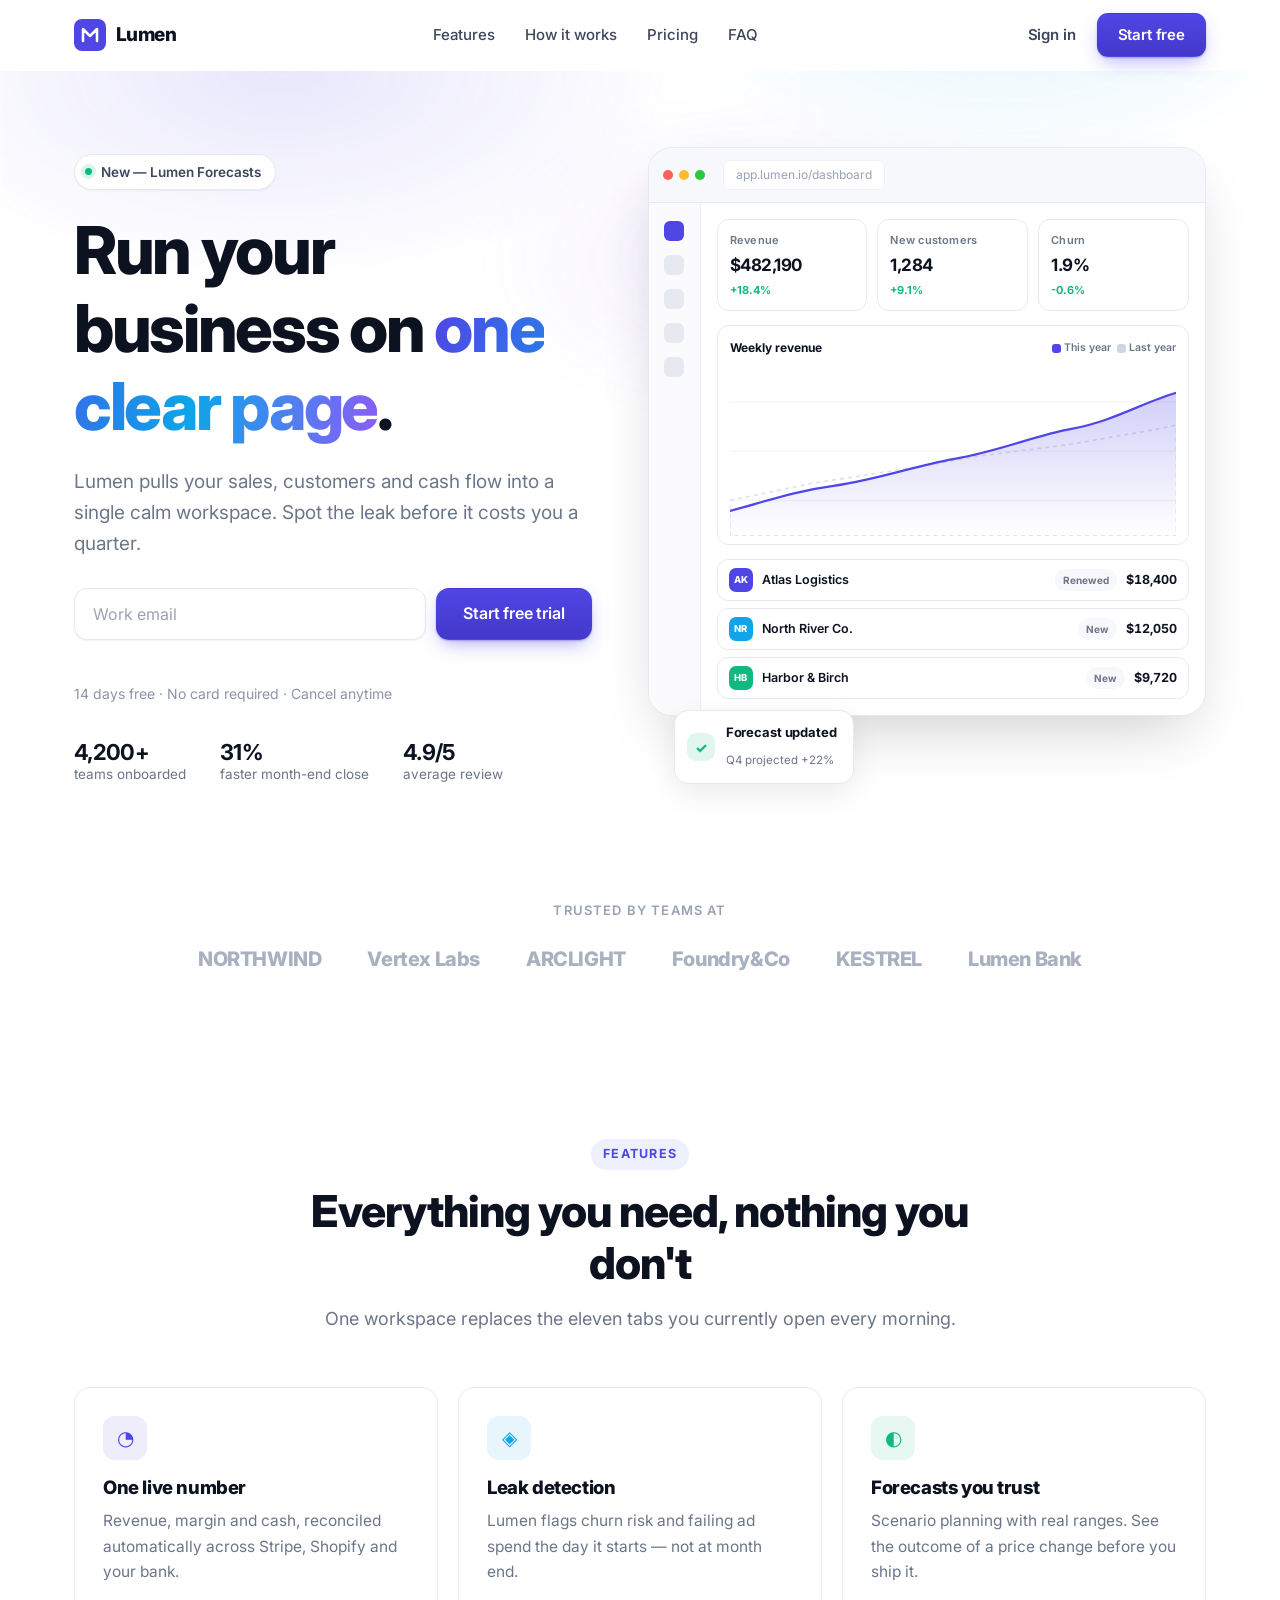
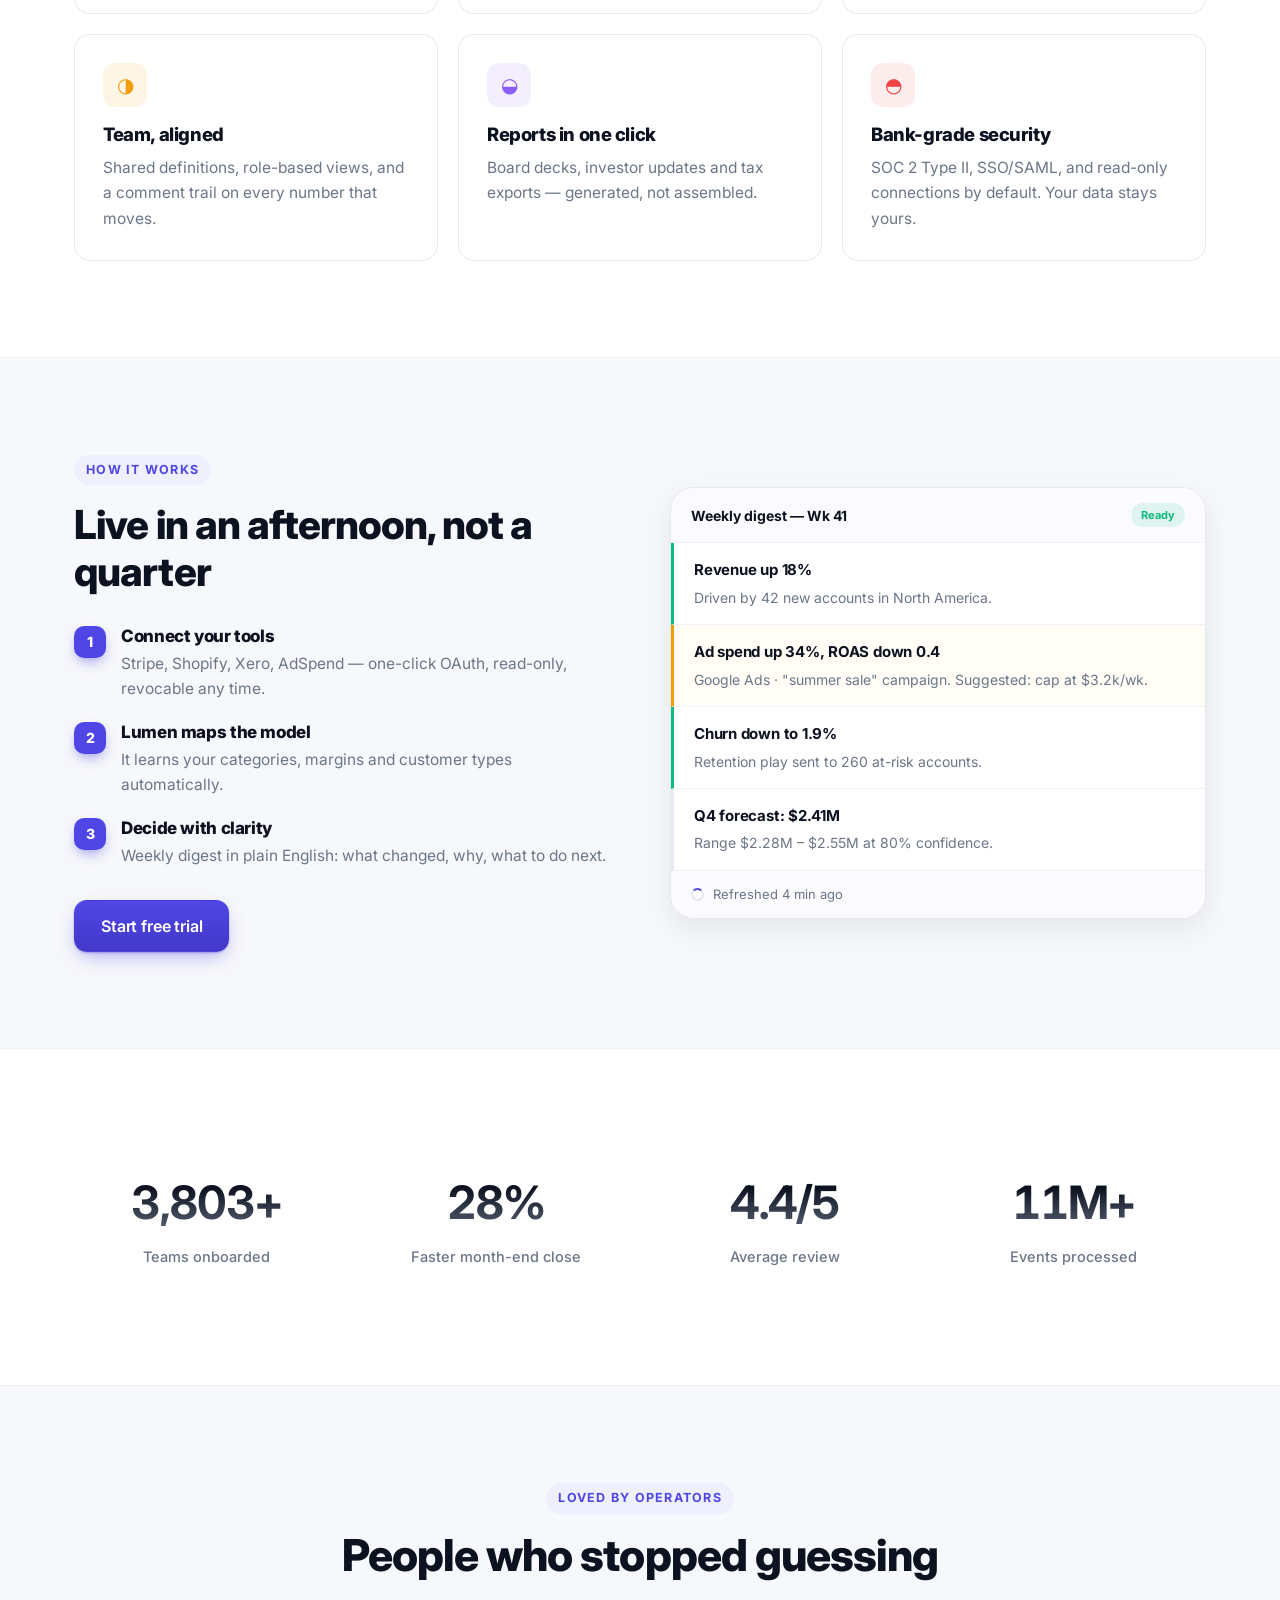
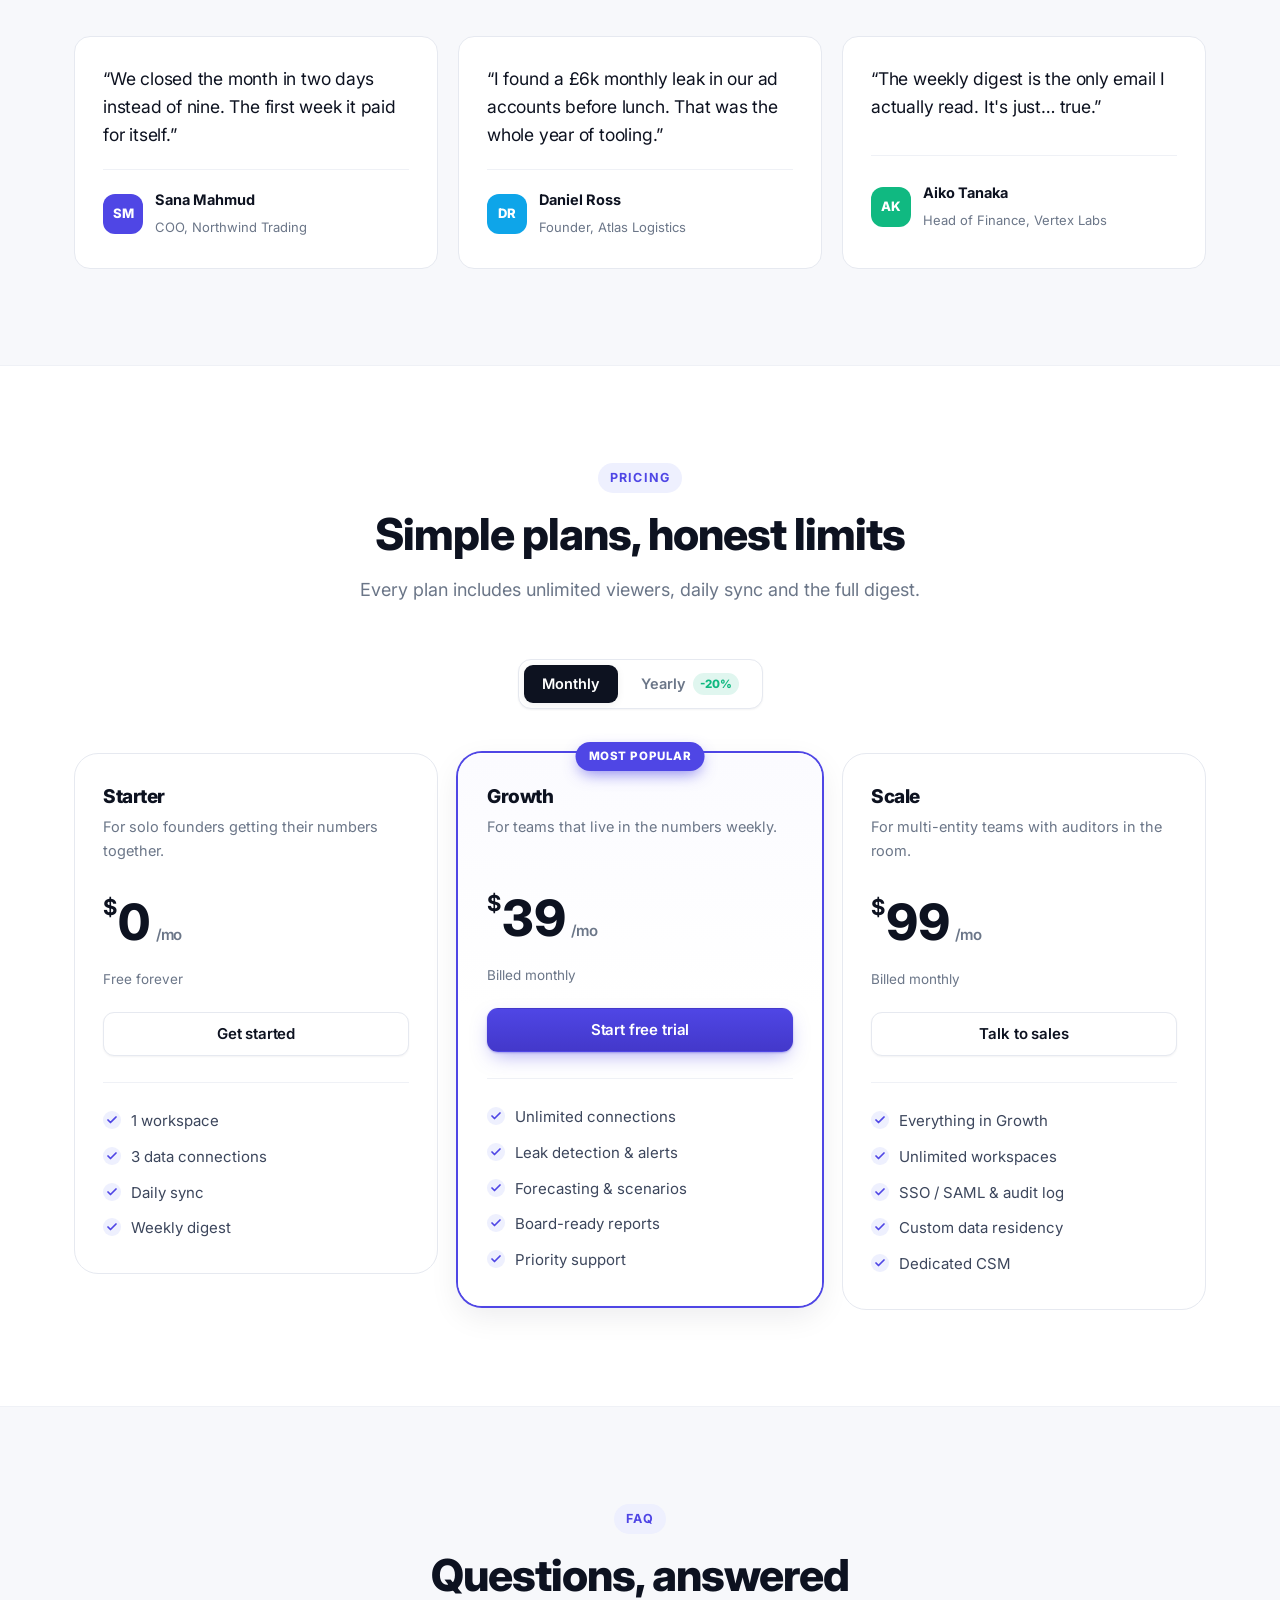
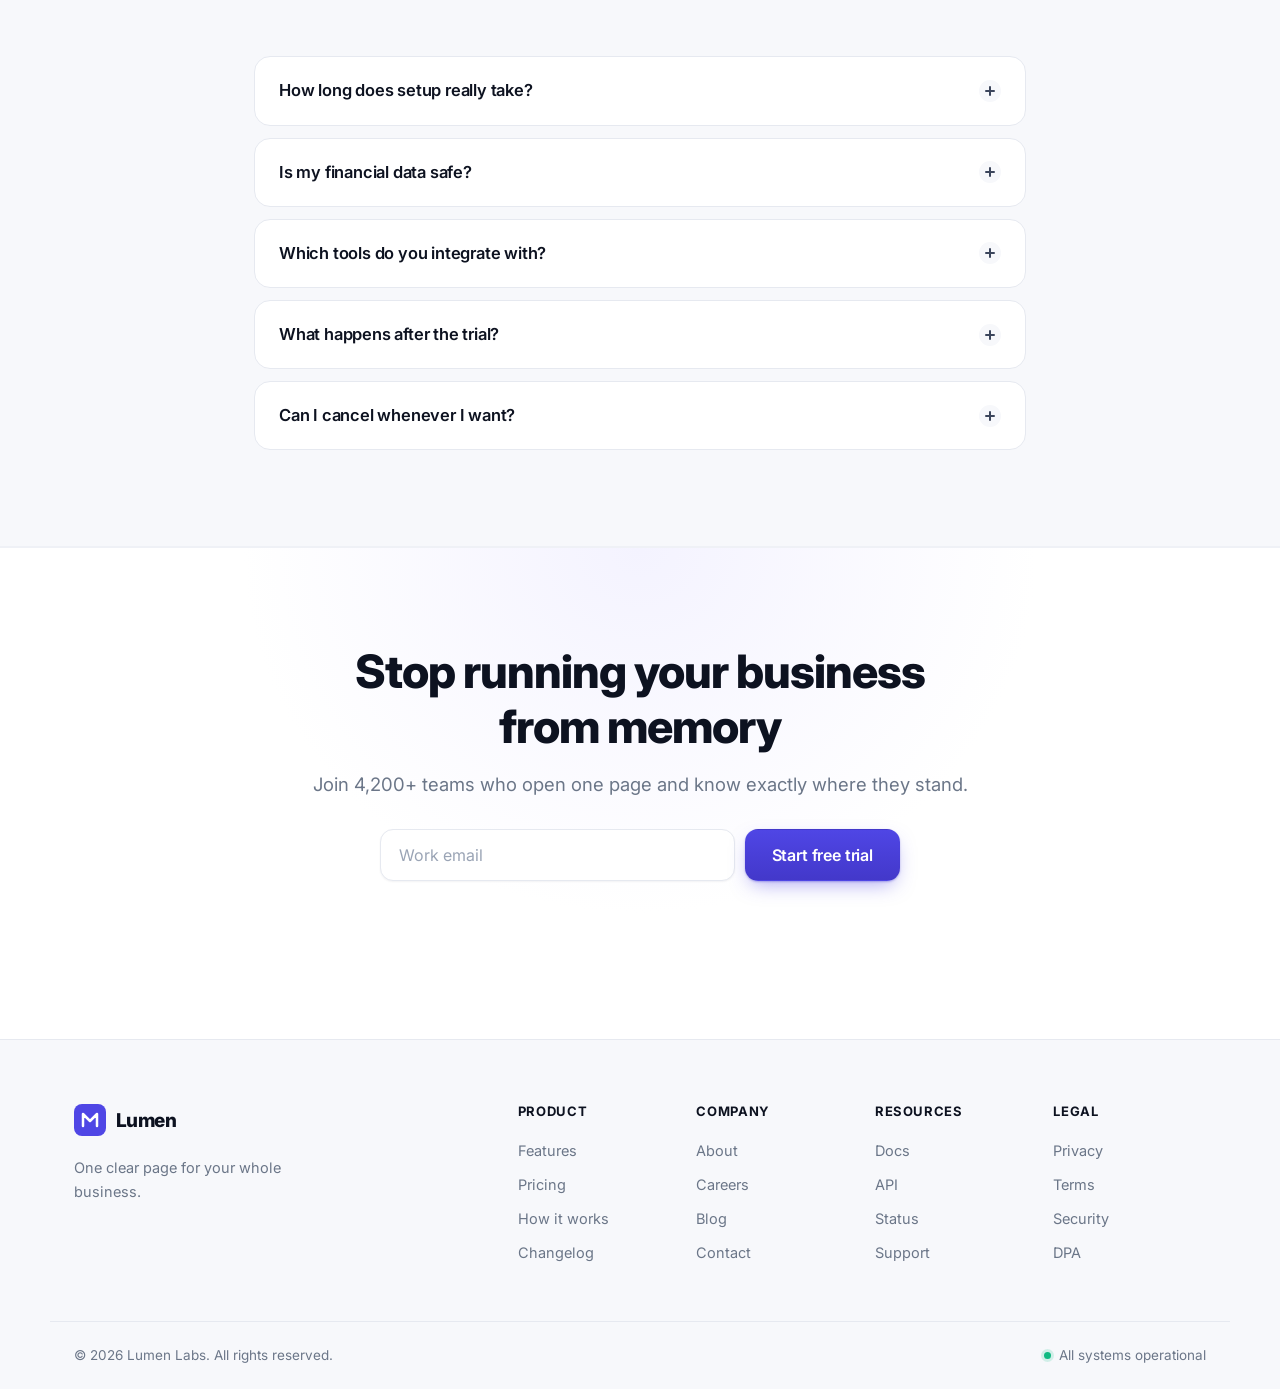
<file: index.html>
<!DOCTYPE html>
<html lang="en">
<head>
<meta charset="UTF-8" />
<meta name="viewport" content="width=device-width, initial-scale=1.0" />
<title>Lumen — Run your business on one clear page</title>
<meta name="description" content="Lumen brings your sales, customers and cash flow into one calm workspace. See what matters, act before it costs you." />
<link rel="icon" href="data:image/svg+xml,%3Csvg xmlns='http://www.w3.org/2000/svg' viewBox='0 0 32 32'%3E%3Crect width='32' height='32' rx='8' fill='%234f46e5'/%3E%3Cpath d='M9 22V10l7 7 7-7v12' fill='none' stroke='white' stroke-width='2.5' stroke-linecap='round' stroke-linejoin='round'/%3E%3C/svg%3E" />
<link rel="preconnect" href="https://fonts.googleapis.com" />
<link rel="preconnect" href="https://fonts.gstatic.com" crossorigin />
<link href="https://fonts.googleapis.com/css2?family=Inter:wght@400;500;600;700;800&display=swap" rel="stylesheet" />
<link rel="stylesheet" href="styles.css" />
</head>
<body>

<a class="skip-link" href="#hero">Skip to content</a>

<!-- ================= NAV ================= -->
<header class="nav" id="nav">
  <div class="container nav__inner">
    <a class="brand" href="#hero" aria-label="Lumen home">
      <span class="brand__mark" aria-hidden="true">
        <svg viewBox="0 0 32 32" width="32" height="32"><rect width="32" height="32" rx="8" fill="currentColor"/><path d="M9 22V10l7 7 7-7v12" fill="none" stroke="#fff" stroke-width="2.5" stroke-linecap="round" stroke-linejoin="round"/></svg>
      </span>
      <span class="brand__name">Lumen</span>
    </a>

    <nav class="nav__links" id="navLinks" aria-label="Main">
      <a href="#features">Features</a>
      <a href="#how">How it works</a>
      <a href="#pricing">Pricing</a>
      <a href="#faq">FAQ</a>
      <div class="nav__cta-mobile">
        <a class="btn btn--ghost" href="#">Sign in</a>
        <a class="btn btn--primary" href="#pricing">Start free</a>
      </div>
    </nav>

    <div class="nav__cta">
      <a class="btn btn--ghost" href="#">Sign in</a>
      <a class="btn btn--primary" href="#pricing">Start free</a>
    </div>

    <button class="nav__toggle" id="navToggle" aria-label="Open menu" aria-expanded="false" aria-controls="navLinks">
      <span></span><span></span><span></span>
    </button>
  </div>
</header>

<main>
<!-- ================= HERO ================= -->
<section class="hero" id="hero">
  <div class="hero__bg" aria-hidden="true"></div>
  <div class="container hero__inner">
    <div class="hero__copy reveal">
      <p class="eyebrow"><span class="eyebrow__dot"></span> New — Lumen Forecasts</p>
      <h1>Run your business on <span class="grad">one clear page</span>.</h1>
      <p class="hero__sub">
        Lumen pulls your sales, customers and cash flow into a single calm
        workspace. Spot the leak before it costs you a quarter.
      </p>

      <form class="hero__form" id="trialForm" novalidate>
        <input type="email" id="trialEmail" name="email" placeholder="Work email" autocomplete="email" aria-label="Work email" required />
        <button class="btn btn--primary btn--lg" type="submit">Start free trial</button>
        <p class="form__msg" id="trialMsg" role="status" aria-live="polite"></p>
      </form>

      <p class="hero__note">14 days free &middot; No card required &middot; Cancel anytime</p>

      <ul class="hero__proof">
        <li><strong>4,200+</strong><span>teams onboarded</span></li>
        <li><strong>31%</strong><span>faster month-end close</span></li>
        <li><strong>4.9/5</strong><span>average review</span></li>
      </ul>
    </div>

    <div class="hero__visual reveal" data-delay="120">
      <div class="mock" role="img" aria-label="Illustration of the Lumen dashboard">
        <div class="mock__bar">
          <span class="dot dot--r"></span><span class="dot dot--y"></span><span class="dot dot--g"></span>
          <span class="mock__url">app.lumen.io/dashboard</span>
        </div>
        <div class="mock__body">
          <aside class="mock__side">
            <span class="sbar sbar--on"></span>
            <span class="sbar"></span>
            <span class="sbar"></span>
            <span class="sbar"></span>
            <span class="sbar"></span>
          </aside>
          <div class="mock__main">
            <div class="kpis">
              <div class="kpi"><span>Revenue</span><strong>$482,190</strong><em class="up">+18.4%</em></div>
              <div class="kpi"><span>New customers</span><strong>1,284</strong><em class="up">+9.1%</em></div>
              <div class="kpi"><span>Churn</span><strong>1.9%</strong><em class="up">-0.6%</em></div>
            </div>
            <div class="chart">
              <div class="chart__head">
                <span>Weekly revenue</span>
                <div class="chart__legend"><i></i> This year &nbsp; <i class="g"></i> Last year</div>
              </div>
              <svg viewBox="0 0 560 190" preserveAspectRatio="none" class="chart__svg" aria-hidden="true">
                <defs>
                  <linearGradient id="fillA" x1="0" y1="0" x2="0" y2="1">
                    <stop offset="0%" stop-color="#4f46e5" stop-opacity="0.26"/>
                    <stop offset="100%" stop-color="#4f46e5" stop-opacity="0"/>
                  </linearGradient>
                </defs>
                <g class="grid"><line x1="0" y1="40" x2="560" y2="40"/><line x1="0" y1="95" x2="560" y2="95"/><line x1="0" y1="150" x2="560" y2="150"/></g>
                <path class="chart__ghost" d="M0,150 C60,140 90,132 140,126 C200,118 240,112 290,104 C350,95 400,92 450,84 C500,76 530,72 560,66 L560,190 L0,190 Z"/>
                <path class="chart__line" d="M0,162 C50,150 80,140 130,134 C190,126 230,112 280,104 C340,95 380,78 430,70 C480,62 520,40 560,30 L560,190 L0,190 Z"/>
                <path class="chart__stroke" d="M0,162 C50,150 80,140 130,134 C190,126 230,112 280,104 C340,95 380,78 430,70 C480,62 520,40 560,30"/>
              </svg>
            </div>
            <div class="rows">
              <div class="row"><span class="row__av" style="--c:#4f46e5">AK</span><span class="row__name">Atlas Logistics</span><span class="row__tag">Renewed</span><b>$18,400</b></div>
              <div class="row"><span class="row__av" style="--c:#0ea5e9">NR</span><span class="row__name">North River Co.</span><span class="row__tag">New</span><b>$12,050</b></div>
              <div class="row"><span class="row__av" style="--c:#10b981">HB</span><span class="row__name">Harbor &amp; Birch</span><span class="row__tag">New</span><b>$9,720</b></div>
            </div>
          </div>
        </div>
      </div>
      <div class="mock__float">
        <span class="mock__float-ic">✓</span>
        <div><strong>Forecast updated</strong><small>Q4 projected +22%</small></div>
      </div>
    </div>
  </div>
</section>

<!-- ================= LOGOS ================= -->
<section class="logos" aria-label="Companies using Lumen">
  <div class="container">
    <p class="logos__label reveal">Trusted by teams at</p>
    <div class="logos__row reveal" data-delay="80">
      <span>NORTHWIND</span><span>Vertex&nbsp;Labs</span><span>ARCLIGHT</span><span>Foundry&amp;Co</span><span>KESTREL</span><span>Lumen&nbsp;Bank</span>
    </div>
  </div>
</section>

<!-- ================= FEATURES ================= -->
<section class="section" id="features">
  <div class="container">
    <header class="sec-head reveal">
      <p class="tag">Features</p>
      <h2>Everything you need, nothing you don't</h2>
      <p class="sec-head__sub">One workspace replaces the eleven tabs you currently open every morning.</p>
    </header>

    <div class="grid grid--3">
      <article class="card reveal">
        <span class="card__ic" style="--c:#4f46e5">◔</span>
        <h3>One live number</h3>
        <p>Revenue, margin and cash, reconciled automatically across Stripe, Shopify and your bank.</p>
      </article>
      <article class="card reveal" data-delay="80">
        <span class="card__ic" style="--c:#0ea5e9">◈</span>
        <h3>Leak detection</h3>
        <p>Lumen flags churn risk and failing ad spend the day it starts — not at month end.</p>
      </article>
      <article class="card reveal" data-delay="160">
        <span class="card__ic" style="--c:#10b981">◐</span>
        <h3>Forecasts you trust</h3>
        <p>Scenario planning with real ranges. See the outcome of a price change before you ship it.</p>
      </article>
      <article class="card reveal">
        <span class="card__ic" style="--c:#f59e0b">◑</span>
        <h3>Team, aligned</h3>
        <p>Shared definitions, role-based views, and a comment trail on every number that moves.</p>
      </article>
      <article class="card reveal" data-delay="80">
        <span class="card__ic" style="--c:#8b5cf6">◒</span>
        <h3>Reports in one click</h3>
        <p>Board decks, investor updates and tax exports — generated, not assembled.</p>
      </article>
      <article class="card reveal" data-delay="160">
        <span class="card__ic" style="--c:#ef4444">◓</span>
        <h3>Bank-grade security</h3>
        <p>SOC 2 Type II, SSO/SAML, and read-only connections by default. Your data stays yours.</p>
      </article>
    </div>
  </div>
</section>

<!-- ================= SPLIT ================= -->
<section class="section section--alt" id="how">
  <div class="container split">
    <div class="split__copy reveal">
      <p class="tag">How it works</p>
      <h2>Live in an afternoon, not a quarter</h2>
      <ol class="steps">
        <li class="step reveal">
          <span class="step__n">1</span>
          <div><h3>Connect your tools</h3><p>Stripe, Shopify, Xero, AdSpend — one-click OAuth, read-only, revocable any time.</p></div>
        </li>
        <li class="step reveal" data-delay="80">
          <span class="step__n">2</span>
          <div><h3>Lumen maps the model</h3><p>It learns your categories, margins and customer types automatically.</p></div>
        </li>
        <li class="step reveal" data-delay="160">
          <span class="step__n">3</span>
          <div><h3>Decide with clarity</h3><p>Weekly digest in plain English: what changed, why, what to do next.</p></div>
        </li>
      </ol>
      <a class="btn btn--primary btn--lg" href="#pricing">Start free trial</a>
    </div>

    <div class="split__visual reveal" data-delay="120">
      <div class="panel">
        <div class="panel__head"><span>Weekly digest — Wk 41</span><span class="pill">Ready</span></div>
        <div class="panel__row panel__row--good"><b>Revenue up 18%</b><span>Driven by 42 new accounts in North America.</span></div>
        <div class="panel__row panel__row--warn"><b>Ad spend up 34%, ROAS down 0.4</b><span>Google Ads · "summer sale" campaign. Suggested: cap at $3.2k/wk.</span></div>
        <div class="panel__row panel__row--good"><b>Churn down to 1.9%</b><span>Retention play sent to 260 at-risk accounts.</span></div>
        <div class="panel__row"><b>Q4 forecast: $2.41M</b><span>Range $2.28M – $2.55M at 80% confidence.</span></div>
        <div class="panel__foot"><span class="spinner" aria-hidden="true"></span> Refreshed 4 min ago</div>
      </div>
    </div>
  </div>
</section>

<!-- ================= STATS ================= -->
<section class="section">
  <div class="container">
    <div class="stats reveal">
      <div class="stat"><strong data-count="4200" data-suffix="+">0</strong><span>Teams onboarded</span></div>
      <div class="stat"><strong data-count="31" data-suffix="%">0</strong><span>Faster month-end close</span></div>
      <div class="stat"><strong data-count="4.9" data-decimals="1" data-suffix="/5">0</strong><span>Average review</span></div>
      <div class="stat"><strong data-count="12" data-suffix="M+">0</strong><span>Events processed</span></div>
    </div>
  </div>
</section>

<!-- ================= TESTIMONIALS ================= -->
<section class="section section--alt">
  <div class="container">
    <header class="sec-head reveal">
      <p class="tag">Loved by operators</p>
      <h2>People who stopped guessing</h2>
    </header>
    <div class="grid grid--3">
      <figure class="quote reveal">
        <blockquote>“We closed the month in two days instead of nine. The first week it paid for itself.”</blockquote>
        <figcaption><span class="quote__av" style="--c:#4f46e5">SM</span><div><strong>Sana Mahmud</strong><small>COO, Northwind Trading</small></div></figcaption>
      </figure>
      <figure class="quote reveal" data-delay="80">
        <blockquote>“I found a £6k monthly leak in our ad accounts before lunch. That was the whole year of tooling.”</blockquote>
        <figcaption><span class="quote__av" style="--c:#0ea5e9">DR</span><div><strong>Daniel Ross</strong><small>Founder, Atlas Logistics</small></div></figcaption>
      </figure>
      <figure class="quote reveal" data-delay="160">
        <blockquote>“The weekly digest is the only email I actually read. It's just… true.”</blockquote>
        <figcaption><span class="quote__av" style="--c:#10b981">AK</span><div><strong>Aiko Tanaka</strong><small>Head of Finance, Vertex Labs</small></div></figcaption>
      </figure>
    </div>
  </div>
</section>

<!-- ================= PRICING ================= -->
<section class="section" id="pricing">
  <div class="container">
    <header class="sec-head reveal">
      <p class="tag">Pricing</p>
      <h2>Simple plans, honest limits</h2>
      <p class="sec-head__sub">Every plan includes unlimited viewers, daily sync and the full digest.</p>
    </header>

    <div class="toggle reveal" role="group" aria-label="Billing period">
      <button class="toggle__btn is-active" data-period="monthly">Monthly</button>
      <button class="toggle__btn" data-period="yearly">Yearly <span class="save">-20%</span></button>
    </div>

    <div class="grid grid--3 plans">
      <article class="plan reveal">
        <h3>Starter</h3>
        <p class="plan__desc">For solo founders getting their numbers together.</p>
        <p class="plan__price"><span class="cur">$</span><span class="amt" data-monthly="0" data-yearly="0">0</span><span class="per">/mo</span></p>
        <p class="plan__note" data-monthly="Free forever" data-yearly="Free forever">Free forever</p>
        <a class="btn btn--outline btn--block" href="#">Get started</a>
        <ul class="plan__list">
          <li>1 workspace</li>
          <li>3 data connections</li>
          <li>Daily sync</li>
          <li>Weekly digest</li>
        </ul>
      </article>

      <article class="plan plan--hot reveal" data-delay="80">
        <span class="plan__flag">Most popular</span>
        <h3>Growth</h3>
        <p class="plan__desc">For teams that live in the numbers weekly.</p>
        <p class="plan__price"><span class="cur">$</span><span class="amt" data-monthly="39" data-yearly="31">39</span><span class="per">/mo</span></p>
        <p class="plan__note" data-monthly="Billed monthly" data-yearly="Billed yearly">Billed monthly</p>
        <a class="btn btn--primary btn--block" href="#">Start free trial</a>
        <ul class="plan__list">
          <li>Unlimited connections</li>
          <li>Leak detection &amp; alerts</li>
          <li>Forecasting &amp; scenarios</li>
          <li>Board-ready reports</li>
          <li>Priority support</li>
        </ul>
      </article>

      <article class="plan reveal" data-delay="160">
        <h3>Scale</h3>
        <p class="plan__desc">For multi-entity teams with auditors in the room.</p>
        <p class="plan__price"><span class="cur">$</span><span class="amt" data-monthly="99" data-yearly="79">99</span><span class="per">/mo</span></p>
        <p class="plan__note" data-monthly="Billed monthly" data-yearly="Billed yearly">Billed monthly</p>
        <a class="btn btn--outline btn--block" href="#">Talk to sales</a>
        <ul class="plan__list">
          <li>Everything in Growth</li>
          <li>Unlimited workspaces</li>
          <li>SSO / SAML &amp; audit log</li>
          <li>Custom data residency</li>
          <li>Dedicated CSM</li>
        </ul>
      </article>
    </div>
  </div>
</section>

<!-- ================= FAQ ================= -->
<section class="section section--alt" id="faq">
  <div class="container narrow">
    <header class="sec-head reveal">
      <p class="tag">FAQ</p>
      <h2>Questions, answered</h2>
    </header>

    <div class="faq">
      <details class="faq__item reveal">
        <summary>How long does setup really take?<span class="faq__ic" aria-hidden="true"></span></summary>
        <p>Most teams are live in under an afternoon. Connect your tools with one click, and Lumen maps your categories automatically. If you'd rather have help, our onboarding is included on Growth and above.</p>
      </details>
      <details class="faq__item reveal">
        <summary>Is my financial data safe?<span class="faq__ic" aria-hidden="true"></span></summary>
        <p>Yes. Lumen is SOC 2 Type II certified, uses read-only connections by default, encrypts everything at rest and in transit, and never sells or trains on your data. You can delete your workspace and all records at any time.</p>
      </details>
      <details class="faq__item reveal">
        <summary>Which tools do you integrate with?<span class="faq__ic" aria-hidden="true"></span></summary>
        <p>Stripe, Shopify, Xero, QuickBooks, Google Ads, Meta Ads, HubSpot, Salesforce, and 40+ more through our API. There's a webhook receiver if you need something custom.</p>
      </details>
      <details class="faq__item reveal">
        <summary>What happens after the trial?<span class="faq__ic" aria-hidden="true"></span></summary>
        <p>Nothing charges. If you don't upgrade within 14 days you move to the free Starter plan — your history stays intact and you can export it as CSV or PDF at any point.</p>
      </details>
      <details class="faq__item reveal">
        <summary>Can I cancel whenever I want?<span class="faq__ic" aria-hidden="true"></span></summary>
        <p>Yes. Cancel in two clicks from settings, no retention call, no exit fee. You keep access until the end of the billing period.</p>
      </details>
    </div>
  </div>
</section>

<!-- ================= CTA ================= -->
<section class="cta">
  <div class="container cta__inner reveal">
    <h2>Stop running your business from memory</h2>
    <p>Join 4,200+ teams who open one page and know exactly where they stand.</p>
    <form class="hero__form hero__form--center" id="ctaForm" novalidate>
      <input type="email" id="ctaEmail" name="email" placeholder="Work email" autocomplete="email" aria-label="Work email" required />
      <button class="btn btn--primary btn--lg" type="submit">Start free trial</button>
      <p class="form__msg" id="ctaMsg" role="status" aria-live="polite"></p>
    </form>
  </div>
</section>
</main>

<!-- ================= FOOTER ================= -->
<footer class="footer">
  <div class="container footer__inner">
    <div class="footer__brand">
      <a class="brand" href="#hero">
        <span class="brand__mark" aria-hidden="true">
          <svg viewBox="0 0 32 32" width="32" height="32"><rect width="32" height="32" rx="8" fill="currentColor"/><path d="M9 22V10l7 7 7-7v12" fill="none" stroke="#fff" stroke-width="2.5" stroke-linecap="round" stroke-linejoin="round"/></svg>
        </span>
        <span class="brand__name">Lumen</span>
      </a>
      <p>One clear page for your whole business.</p>
    </div>

    <div class="footer__cols">
      <div><h4>Product</h4><a href="#features">Features</a><a href="#pricing">Pricing</a><a href="#how">How it works</a><a href="#">Changelog</a></div>
      <div><h4>Company</h4><a href="#">About</a><a href="#">Careers</a><a href="#">Blog</a><a href="#">Contact</a></div>
      <div><h4>Resources</h4><a href="#">Docs</a><a href="#">API</a><a href="#">Status</a><a href="#faq">Support</a></div>
      <div><h4>Legal</h4><a href="#">Privacy</a><a href="#">Terms</a><a href="#">Security</a><a href="#">DPA</a></div>
    </div>
  </div>
  <div class="container footer__bar">
    <span>&copy; <span id="year">2026</span> Lumen Labs. All rights reserved.</span>
    <span class="footer__status"><i></i> All systems operational</span>
  </div>
</footer>

<script src="script.js"></script>
</body>
</html>
</file>
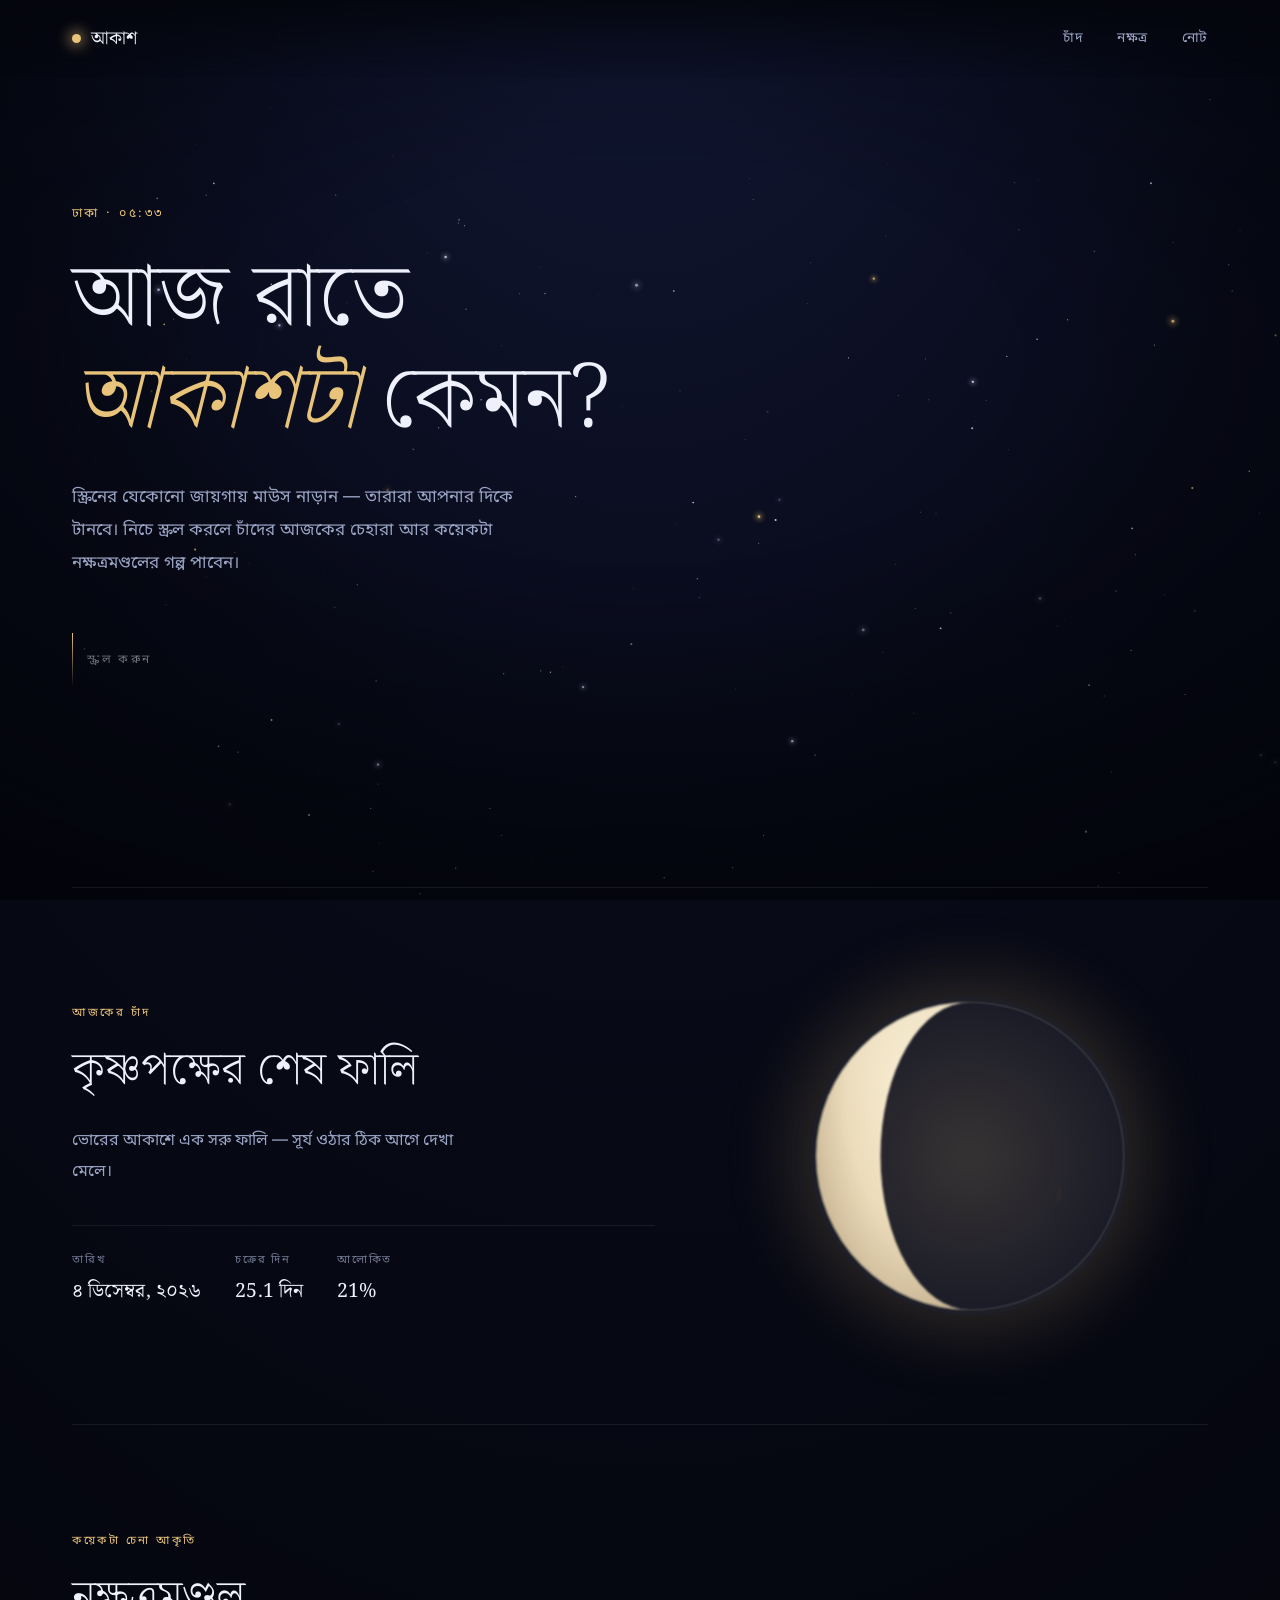
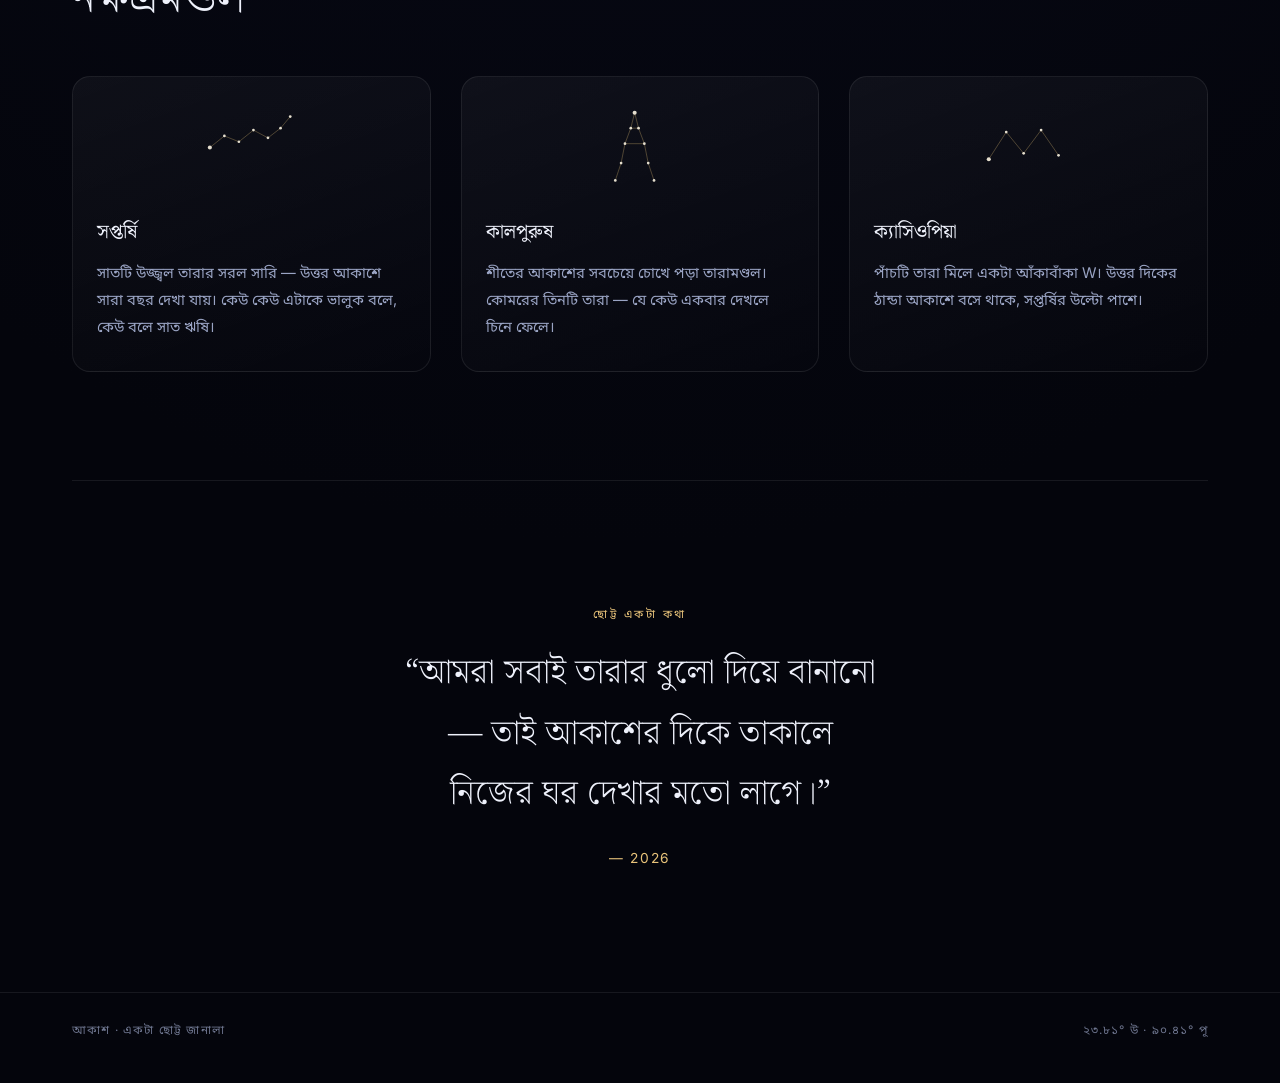
<file: akash/index.html>
<!DOCTYPE html>
<html lang="bn">
<head>
<meta charset="UTF-8" />
<meta name="viewport" content="width=device-width, initial-scale=1.0" />
<title>আকাশ — রাতের আকাশের একটি ছোট জানালা</title>
<meta name="description" content="একটি ইন্টার‌অ্যাক্টিভ রাতের আকাশ — তারা, চাঁদ আর নক্ষত্রমণ্ডল।" />
<link rel="preconnect" href="https://fonts.googleapis.com" />
<link rel="preconnect" href="https://fonts.gstatic.com" crossorigin />
<link href="https://fonts.googleapis.com/css2?family=Noto+Serif+Bengali:wght@300;400;600&family=Noto+Sans+Bengali:wght@300;400&family=Inter:wght@300;400;500&display=swap" rel="stylesheet" />
<link rel="stylesheet" href="style.css" />
</head>
<body>
  <canvas id="sky" aria-hidden="true"></canvas>
  <div class="vignette" aria-hidden="true"></div>

  <header class="topbar">
    <a class="mark" href="#top">
      <span class="mark-dot"></span>
      <span>আকাশ</span>
    </a>
    <nav>
      <a href="#moon">চাঁদ</a>
      <a href="#stars">নক্ষত্র</a>
      <a href="#note">নোট</a>
    </nav>
  </header>

  <main id="top">
    <section class="hero">
      <p class="eyebrow">ঢাকা · <span id="clock">--:--</span></p>
      <h1>আজ রাতে<br /><em>আকাশটা</em> কেমন?</h1>
      <p class="lede">
        স্ক্রিনের যেকোনো জায়গায় মাউস নাড়ান — তারারা আপনার দিকে টানবে।
        নিচে স্ক্রল করলে চাঁদের আজকের চেহারা আর কয়েকটা নক্ষত্রমণ্ডলের গল্প পাবেন।
      </p>
      <div class="scroll-hint">
        <span></span>
        স্ক্রল করুন
      </div>
    </section>

    <section id="moon" class="panel">
      <div class="panel-copy">
        <p class="label">আজকের চাঁদ</p>
        <h2 id="phase-name">গণনা হচ্ছে…</h2>
        <p class="body" id="phase-text">চাঁদের আলো হিসাব করা হচ্ছে।</p>
        <dl class="stats">
          <div><dt>তারিখ</dt><dd id="today">—</dd></div>
          <div><dt>চক্রের দিন</dt><dd id="age">—</dd></div>
          <div><dt>আলোকিত</dt><dd id="illum">—</dd></div>
        </dl>
      </div>
      <div class="panel-visual">
        <div class="moon-wrap">
          <div class="moon" id="moon-disc"></div>
          <div class="moon-glow"></div>
        </div>
      </div>
    </section>

    <section id="stars" class="constellations">
      <p class="label">কয়েকটা চেনা আকৃতি</p>
      <h2>নক্ষত্রমণ্ডল</h2>
      <div class="cards">
        <article class="card">
          <div class="card-art" data-shape="saptarshi"></div>
          <h3>সপ্তর্ষি</h3>
          <p>সাতটি উজ্জ্বল তারার সরল সারি — উত্তর আকাশে সারা বছর দেখা যায়। কেউ কেউ এটাকে ভালুক বলে, কেউ বলে সাত ঋষি।</p>
        </article>
        <article class="card">
          <div class="card-art" data-shape="kalpurush"></div>
          <h3>কালপুরুষ</h3>
          <p>শীতের আকাশের সবচেয়ে চোখে পড়া তারামণ্ডল। কোমরের তিনটি তারা — যে কেউ একবার দেখলে চিনে ফেলে।</p>
        </article>
        <article class="card">
          <div class="card-art" data-shape="kassiopia"></div>
          <h3>ক্যাসিওপিয়া</h3>
          <p>পাঁচটি তারা মিলে একটা আঁকাবাঁকা W। উত্তর দিকের ঠান্ডা আকাশে বসে থাকে, সপ্তর্ষির উল্টো পাশে।</p>
        </article>
      </div>
    </section>

    <section id="note" class="note">
      <p class="label">ছোট্ট একটা কথা</p>
      <blockquote>
        “আমরা সবাই তারার ধুলো দিয়ে বানানো — তাই আকাশের দিকে তাকালে নিজের ঘর দেখার মতো লাগে।”
      </blockquote>
      <p class="sign">— <span id="year">2026</span></p>
    </section>
  </main>

  <footer>
    <span>আকাশ · একটা ছোট্ট জানালা</span>
    <span id="coords">২৩.৮১° উ · ৯০.৪১° পূ</span>
  </footer>

  <script src="app.js"></script>
</body>
</html>
</file>
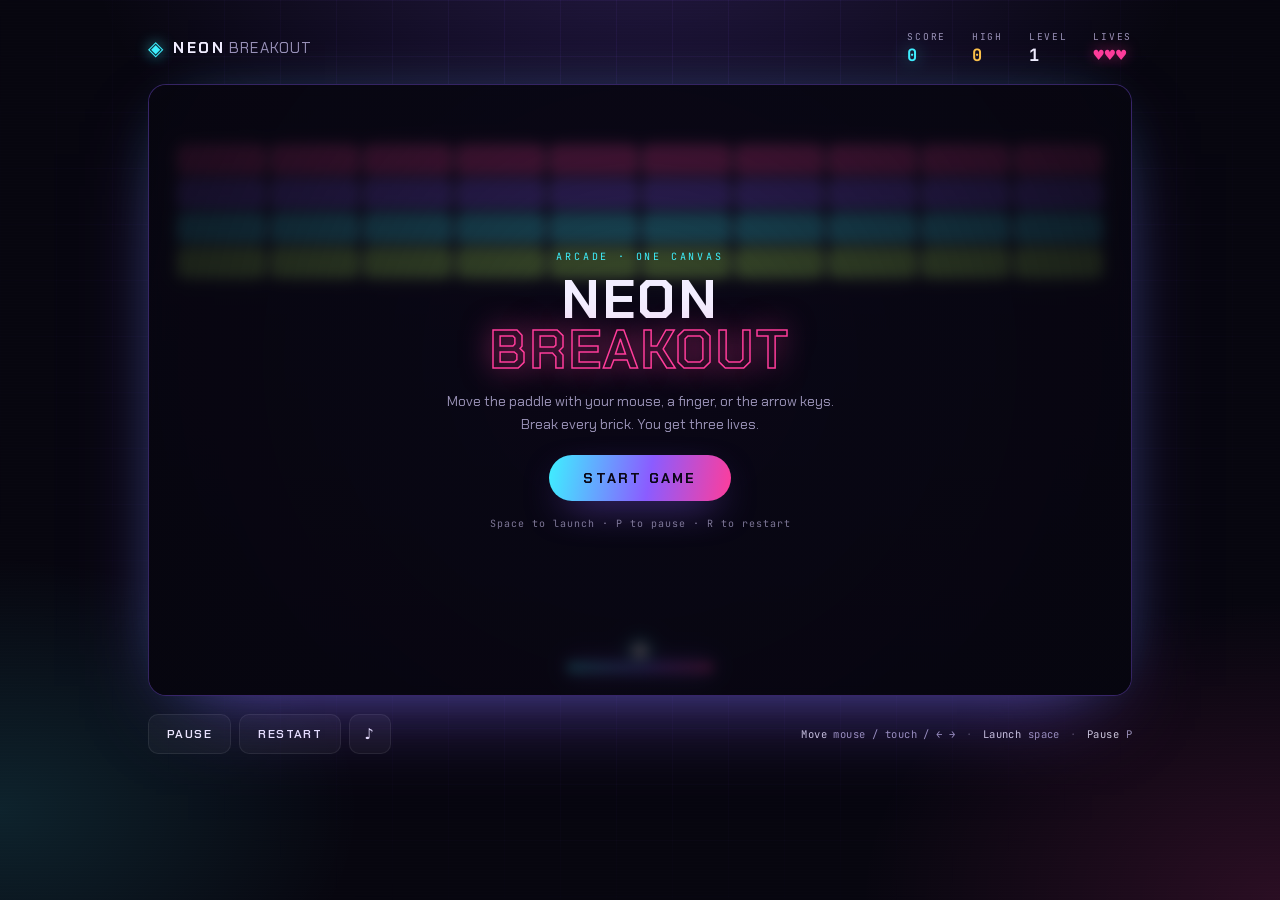
<file: arcade/index.html>
<!DOCTYPE html>
<html lang="en">
<head>
<meta charset="UTF-8" />
<meta name="viewport" content="width=device-width, initial-scale=1.0, viewport-fit=cover" />
<title>NEON BREAKOUT — ZYRAXON arcade</title>
<meta name="description" content="A neon breakout game in a single canvas: real physics, combos, three lives, and a high score that survives a reload." />
<meta name="theme-color" content="#07060f" />
<link rel="icon" href="favicon.svg" type="image/svg+xml" />
<link rel="preconnect" href="https://fonts.googleapis.com" />
<link rel="preconnect" href="https://fonts.gstatic.com" crossorigin />
<link href="https://fonts.googleapis.com/css2?family=Chakra+Petch:wght@400;600;700&family=JetBrains+Mono:wght@400;700&display=swap" rel="stylesheet" />
<link rel="stylesheet" href="style.css" />
</head>
<body>
<div class="bg-grid" aria-hidden="true"></div>
<div class="scanlines" aria-hidden="true"></div>

<main class="shell">
  <header class="hud">
    <div class="hud-brand">
      <span class="logo">◈</span>
      <span class="logo-text">NEON<em>breakout</em></span>
    </div>
    <div class="hud-stats">
      <div class="stat"><span class="stat-label">Score</span><strong id="score">0</strong></div>
      <div class="stat"><span class="stat-label">High</span><strong id="high">0</strong></div>
      <div class="stat"><span class="stat-label">Level</span><strong id="level">1</strong></div>
      <div class="stat"><span class="stat-label">Lives</span><strong id="lives" class="lives">♥♥♥</strong></div>
    </div>
  </header>

  <section class="stage" id="stage">
    <canvas id="game" aria-label="Neon breakout game board" role="img"></canvas>

    <div class="overlay" id="overlay" data-state="ready">
      <div class="overlay-card">
        <p class="overlay-kicker" id="ov-kicker">Arcade · one canvas</p>
        <h1 class="overlay-title" id="ov-title">NEON<br /><span>BREAKOUT</span></h1>
        <p class="overlay-text" id="ov-text">Move the paddle with your mouse, a finger, or the arrow keys. Break every brick. You get three lives.</p>
        <p class="overlay-score" id="ov-score" hidden></p>
        <button class="btn-play" id="ov-btn">Start game</button>
        <p class="overlay-hint">Space to launch · P to pause · R to restart</p>
      </div>
    </div>
  </section>

  <footer class="controls">
    <div class="ctrl-group">
      <button class="btn" id="btn-pause" type="button">Pause</button>
      <button class="btn" id="btn-restart" type="button">Restart</button>
      <button class="btn btn-icon" id="btn-sound" type="button" aria-pressed="true" title="Sound on">♪</button>
    </div>
    <p class="ctrl-hint"><b>Move</b> mouse / touch / ← → <span class="sep">·</span> <b>Launch</b> space <span class="sep">·</span> <b>Pause</b> P</p>
  </footer>
</main>

<script src="game.js"></script>
</body>
</html>
</file>
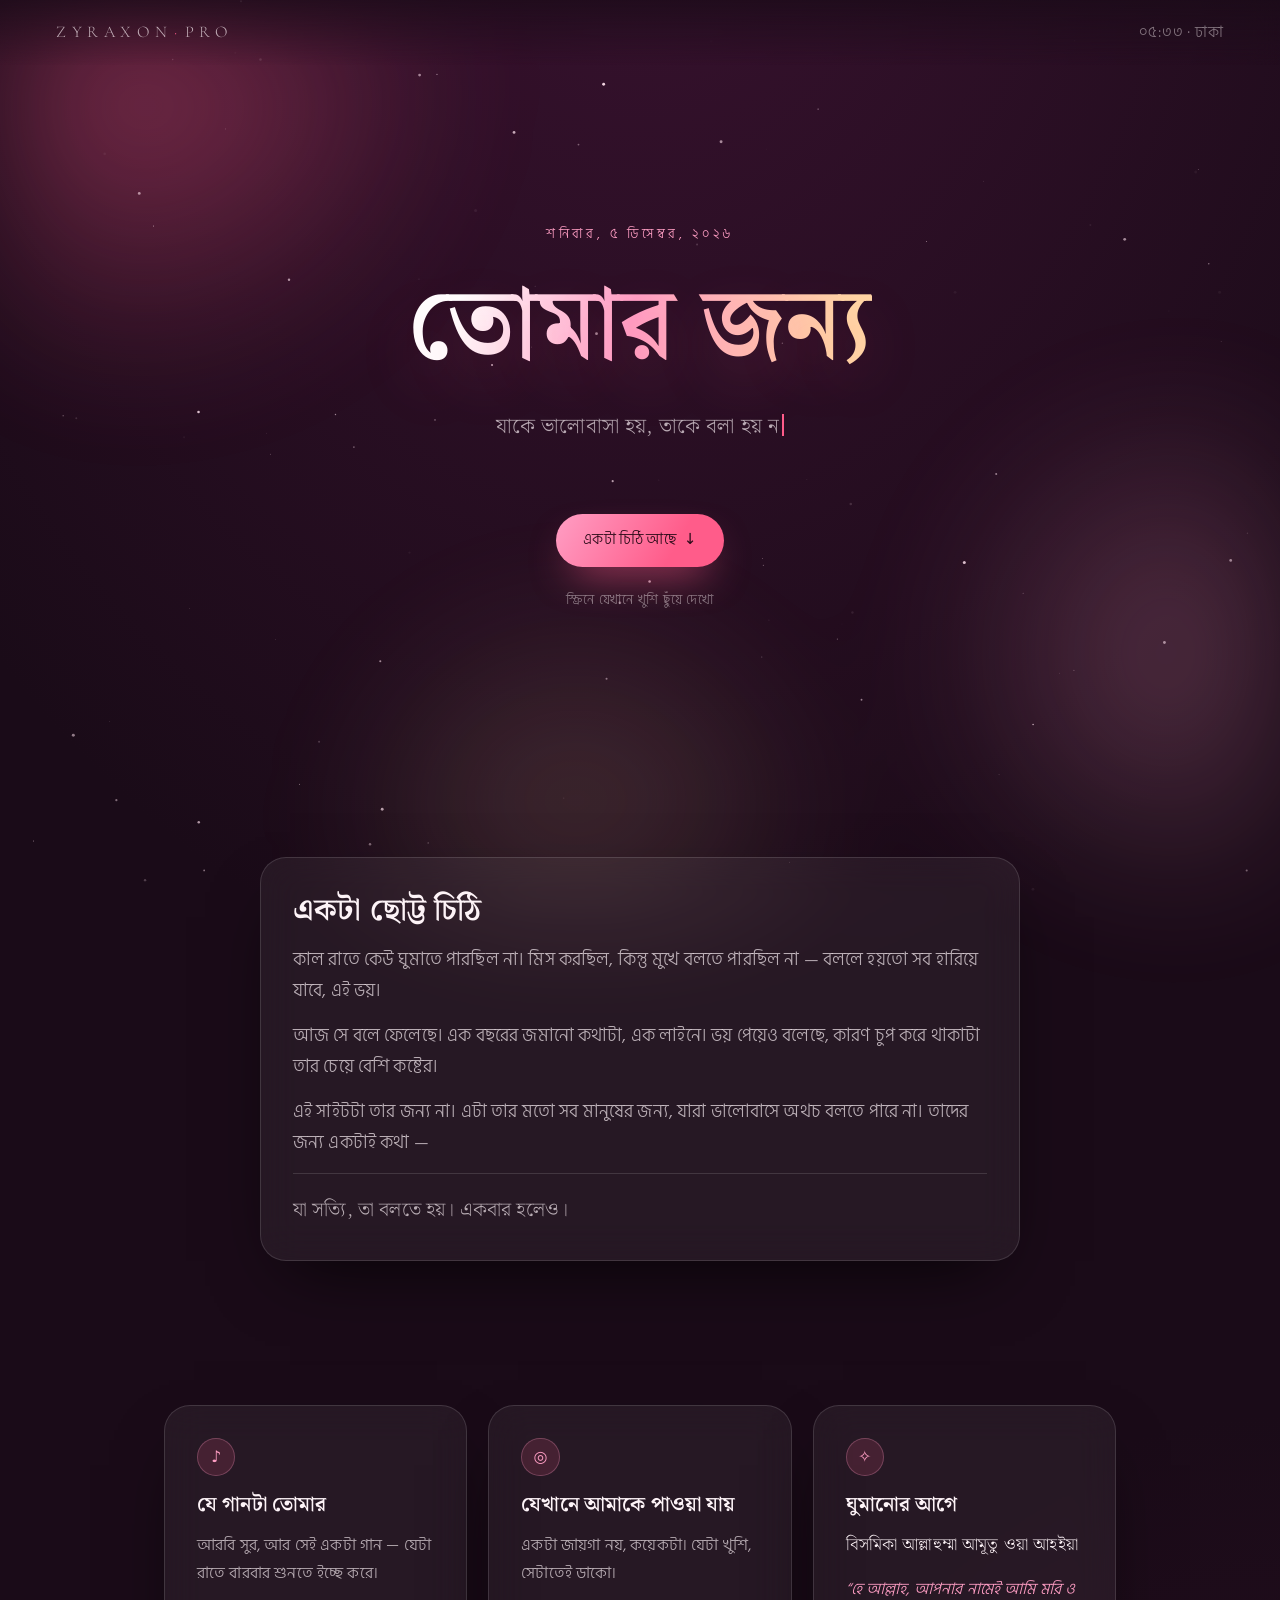
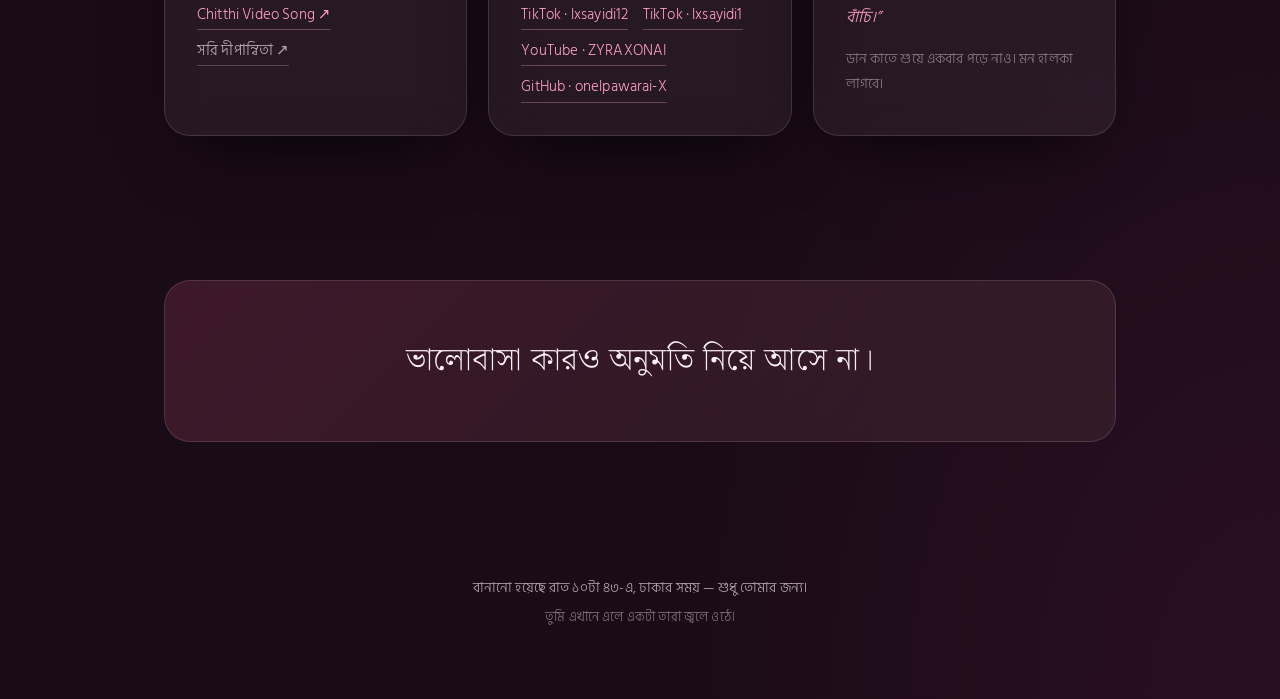
<file: saidi/index.html>
<!DOCTYPE html>
<html lang="bn">
<head>
<meta charset="utf-8" />
<meta name="viewport" content="width=device-width, initial-scale=1" />
<title>তোমার জন্য — একটা ছোট্ট জায়গা</title>
<meta name="description" content="রাতের আকাশ, পিঙ্ক আলো আর কয়েকটা কথা — শুধু তোমার জন্য।" />
<meta name="theme-color" content="#1a0b18" />
<link rel="preconnect" href="https://fonts.googleapis.com" />
<link rel="preconnect" href="https://fonts.gstatic.com" crossorigin />
<link href="https://fonts.googleapis.com/css2?family=Hind+Siliguri:wght@300;400;500;600&family=Noto+Serif+Bengali:wght@400;600;700&family=Cormorant+Garamond:ital,wght@0,300;1,300&display=swap" rel="stylesheet" />
<link rel="stylesheet" href="styles.css" />
</head>
<body>
<div class="aurora" aria-hidden="true">
  <span class="blob blob--one"></span>
  <span class="blob blob--two"></span>
  <span class="blob blob--three"></span>
</div>
<canvas id="stars" aria-hidden="true"></canvas>

<header class="topbar">
  <span class="brand">ZYRAXON<span class="brand__dot">·</span>Pro</span>
  <time id="clock" class="clock">—</time>
</header>

<main>
  <section class="hero">
    <p class="eyebrow" id="today">—</p>
    <h1 class="hero__title">তোমার জন্য</h1>
    <p class="typed">
      <span id="typed"></span><span class="caret" aria-hidden="true"></span>
    </p>
    <a class="btn" href="#letter">একটা চিঠি আছে <span aria-hidden="true">↓</span></a>
    <p class="hint">স্ক্রিনে যেখানে খুশি ছুঁয়ে দেখো</p>
  </section>

  <section id="letter" class="section">
    <article class="card card--wide reveal">
      <h2>একটা ছোট্ট চিঠি</h2>
      <p>
        কাল রাতে কেউ ঘুমাতে পারছিল না। মিস করছিল, কিন্তু মুখে বলতে পারছিল না —
        বললে হয়তো সব হারিয়ে যাবে, এই ভয়।
      </p>
      <p>
        আজ সে বলে ফেলেছে। এক বছরের জমানো কথাটা, এক লাইনে। ভয় পেয়েও বলেছে,
        কারণ চুপ করে থাকাটা তার চেয়ে বেশি কষ্টের।
      </p>
      <p>
        এই সাইটটা তার জন্য না। এটা তার মতো সব মানুষের জন্য, যারা ভালোবাসে অথচ
        বলতে পারে না। তাদের জন্য একটাই কথা —
      </p>
      <p class="card__punch">যা সত্যি, তা বলতে হয়। একবার হলেও।</p>
    </article>
  </section>

  <section class="section">
    <div class="grid">
      <article class="card reveal">
        <span class="card__icon" aria-hidden="true">♪</span>
        <h3>যে গানটা তোমার</h3>
        <p>আরবি সুর, আর সেই একটা গান — যেটা রাতে বারবার শুনতে ইচ্ছে করে।</p>
        <div class="links">
          <a class="link" href="https://youtu.be/AV8xUbIFhdc?si=51SYWiQMU5qhKPbu" target="_blank" rel="noopener">Chitthi Video Song <span aria-hidden="true">↗</span></a>
          <a class="link link--soft" href="https://www.youtube.com/watch?v=2U-znILCZFM" target="_blank" rel="noopener">সরি দীপান্বিতা <span aria-hidden="true">↗</span></a>
        </div>
      </article>

      <article class="card reveal">
        <span class="card__icon" aria-hidden="true">◎</span>
        <h3>যেখানে আমাকে পাওয়া যায়</h3>
        <p>একটা জায়গা নয়, কয়েকটা। যেটা খুশি, সেটাতেই ডাকো।</p>
        <div class="links">
          <a class="link" href="https://www.tiktok.com/@lxsayidi12" target="_blank" rel="noopener">TikTok · lxsayidi12</a>
          <a class="link" href="https://www.tiktok.com/@lxsayidi1" target="_blank" rel="noopener">TikTok · lxsayidi1</a>
          <a class="link" href="https://www.youtube.com/@ZYRAXONAI" target="_blank" rel="noopener">YouTube · ZYRAXONAI</a>
          <a class="link" href="https://github.com/onelpawarai-X" target="_blank" rel="noopener">GitHub · onelpawarai-X</a>
        </div>
      </article>

      <article class="card reveal">
        <span class="card__icon" aria-hidden="true">✧</span>
        <h3>ঘুমানোর আগে</h3>
        <p class="dua">বিসমিকা আল্লাহুম্মা আমূতু ওয়া আহইয়া</p>
        <p class="dua__meaning">“হে আল্লাহ, আপনার নামেই আমি মরি ও বাঁচি।”</p>
        <p class="dua__note">ডান কাতে শুয়ে একবার পড়ে নাও। মন হালকা লাগবে।</p>
      </article>
    </div>
  </section>

  <section class="section">
    <blockquote class="quote reveal">
      <p id="rotator">ভালোবাসা কারও অনুমতি নিয়ে আসে না।</p>
    </blockquote>
  </section>
</main>

<footer class="footer">
  <p>বানানো হয়েছে রাত ১০টা ৪৩-এ, ঢাকার সময় — শুধু তোমার জন্য।</p>
  <p class="footer__soft">তুমি এখানে এলে একটা তারা জ্বলে ওঠে।</p>
</footer>

<script src="script.js"></script>
</body>
</html>
</file>
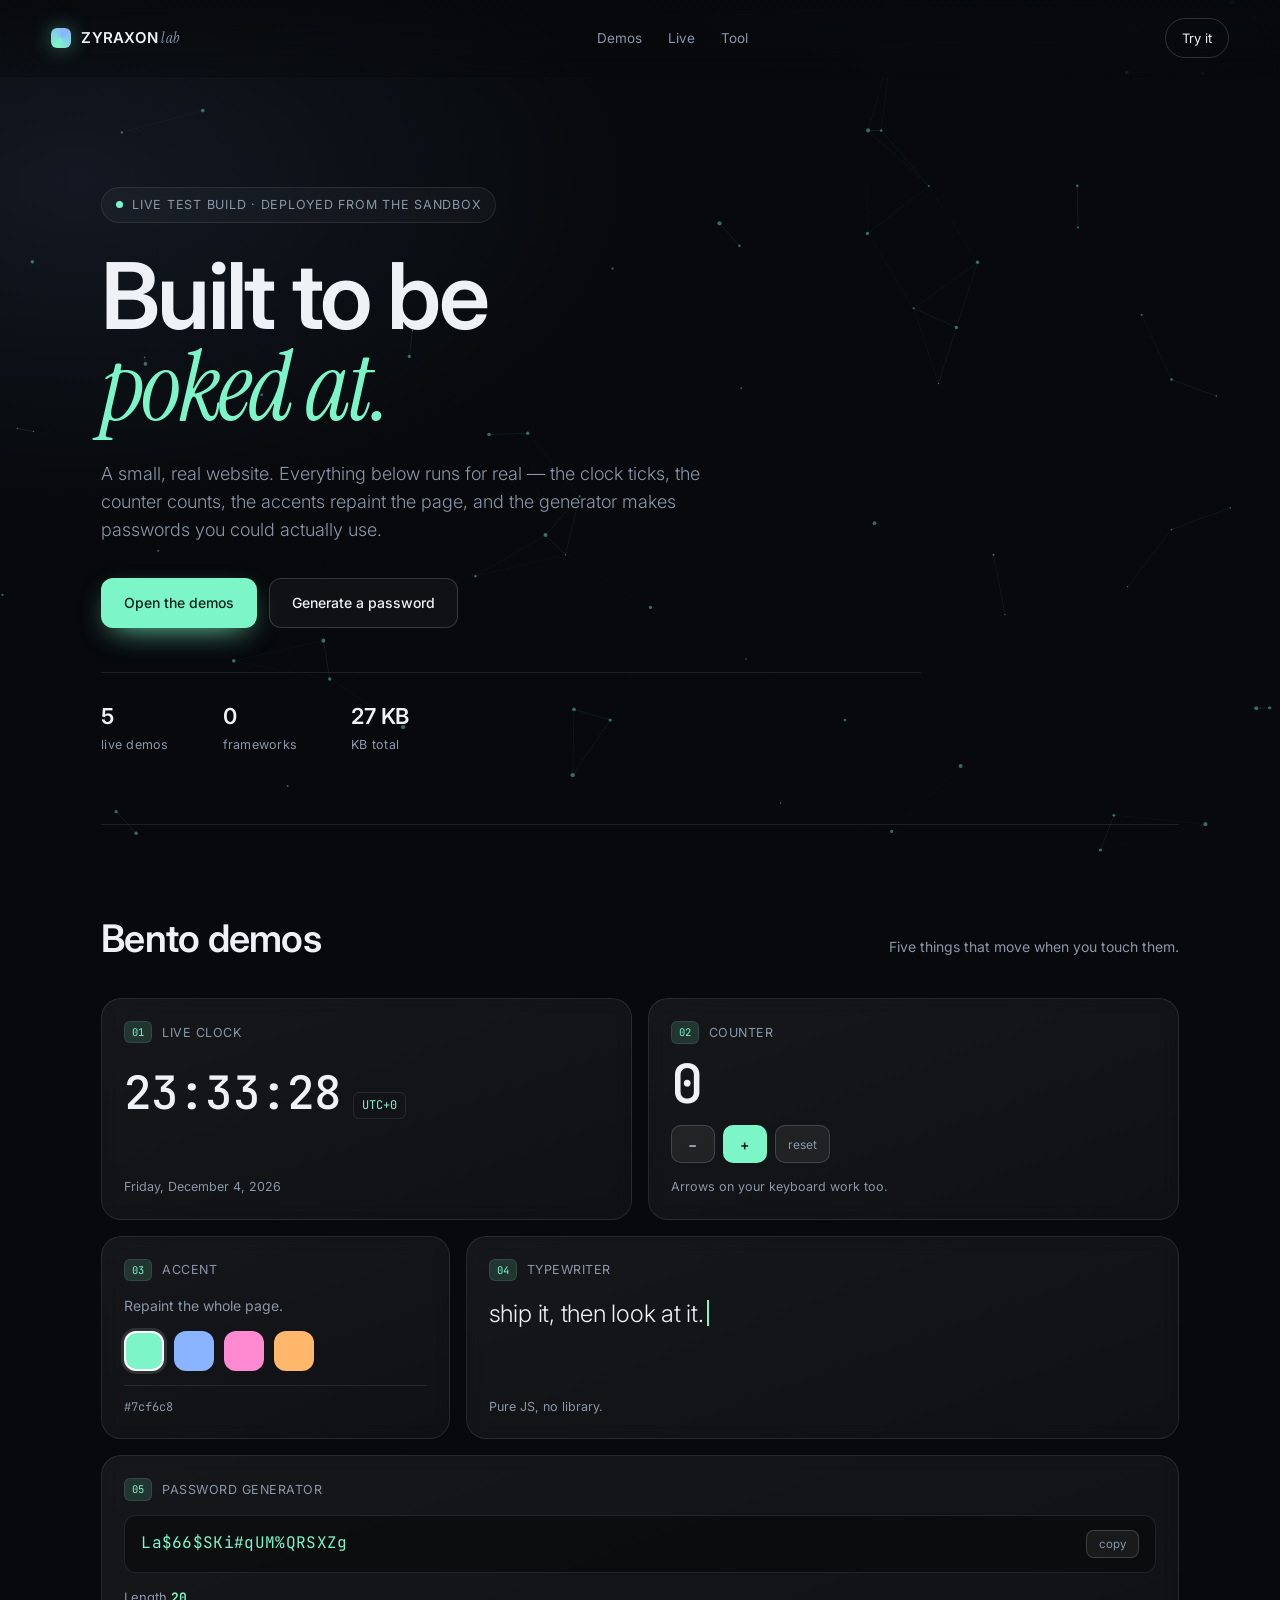
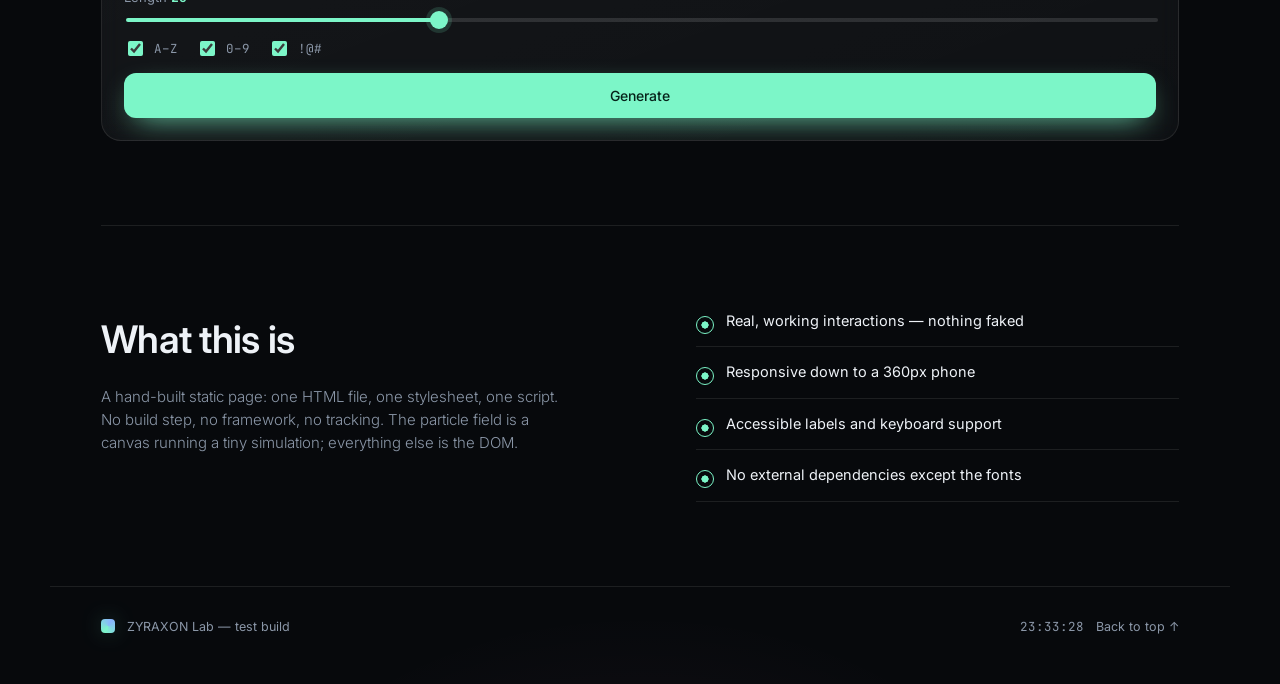
<file: test-lab/index.html>
<!DOCTYPE html>
<html lang="en">
<head>
<meta charset="UTF-8" />
<meta name="viewport" content="width=device-width, initial-scale=1.0" />
<title>ZYRAXON — Test Lab</title>
<meta name="description" content="A live test build: interactive bento demos, particle field, and a password generator that actually works." />
<link rel="preconnect" href="https://fonts.googleapis.com">
<link rel="preconnect" href="https://fonts.gstatic.com" crossorigin>
<link href="https://fonts.googleapis.com/css2?family=Instrument+Serif:ital@0;1&family=Inter:wght@300;400;500;600;700&family=JetBrains+Mono:wght@400;500&display=swap" rel="stylesheet">
<link rel="icon" href="favicon.svg" type="image/svg+xml" />
<link rel="stylesheet" href="style.css" />
</head>
<body>
<canvas id="field" aria-hidden="true"></canvas>

<header class="nav">
  <a class="brand" href="#top">
    <span class="brand-mark"></span>
    <span class="brand-text">ZYRAXON<em>lab</em></span>
  </a>
  <nav class="nav-links">
    <a href="#demos">Demos</a>
    <a href="#clock">Live</a>
    <a href="#tool">Tool</a>
  </nav>
  <a class="nav-cta" href="#tool">Try it</a>
</header>

<main id="top">
  <section class="hero">
    <p class="eyebrow"><span class="dot"></span> Live test build · deployed from the sandbox</p>
    <h1>Built to be<br /><em>poked at.</em></h1>
    <p class="lede">A small, real website. Everything below runs for real — the clock ticks, the counter counts, the accents repaint the page, and the generator makes passwords you could actually use.</p>
    <div class="hero-actions">
      <a class="btn btn-primary" href="#demos">Open the demos</a>
      <a class="btn btn-ghost" href="#tool">Generate a password</a>
    </div>
    <div class="hero-meta">
      <div><strong id="stat-demos">5</strong><span>live demos</span></div>
      <div><strong>0</strong><span>frameworks</span></div>
      <div><strong id="stat-size">~18</strong><span>KB total</span></div>
    </div>
  </section>

  <section class="section" id="demos">
    <div class="section-head">
      <h2>Bento demos</h2>
      <p>Five things that move when you touch them.</p>
    </div>

    <div class="bento">
      <article class="card card-clock" id="clock">
        <div class="card-top"><span class="tag">01</span><span class="card-label">Live clock</span></div>
        <div class="clock-face">
          <span id="clock-time">--:--:--</span>
          <span id="clock-zone" class="clock-zone">—</span>
        </div>
        <p id="clock-date" class="card-note">—</p>
      </article>

      <article class="card card-counter">
        <div class="card-top"><span class="tag">02</span><span class="card-label">Counter</span></div>
        <div class="counter-value" id="counter-value">0</div>
        <div class="counter-row">
          <button class="chip" data-step="-1" aria-label="Decrease">−</button>
          <button class="chip chip-accent" data-step="1" aria-label="Increase">+</button>
          <button class="chip chip-ghost" id="counter-reset">reset</button>
        </div>
        <p class="card-note">Arrows on your keyboard work too.</p>
      </article>

      <article class="card card-accent">
        <div class="card-top"><span class="tag">03</span><span class="card-label">Accent</span></div>
        <p class="accent-note">Repaint the whole page.</p>
        <div class="swatches" id="swatches">
          <button class="swatch" data-accent="#7cf6c8" style="--c:#7cf6c8" aria-label="Mint"></button>
          <button class="swatch" data-accent="#8ab4ff" style="--c:#8ab4ff" aria-label="Blue"></button>
          <button class="swatch" data-accent="#ff8ad1" style="--c:#ff8ad1" aria-label="Pink"></button>
          <button class="swatch" data-accent="#ffb86b" style="--c:#ffb86b" aria-label="Amber"></button>
        </div>
        <div class="accent-bar"><span id="accent-readout">#7cf6c8</span></div>
      </article>

      <article class="card card-typer">
        <div class="card-top"><span class="tag">04</span><span class="card-label">Typewriter</span></div>
        <p class="typer-line"><span id="typer"></span><span class="caret"></span></p>
        <p class="card-note">Pure JS, no library.</p>
      </article>

      <article class="card card-tool" id="tool">
        <div class="card-top"><span class="tag">05</span><span class="card-label">Password generator</span></div>
        <div class="pw-output">
          <code id="pw-out">click generate</code>
          <button class="icon-btn" id="pw-copy" title="Copy">copy</button>
        </div>
        <label class="range-row">
          <span>Length <b id="pw-len-label">20</b></span>
          <input type="range" id="pw-len" min="8" max="48" value="20" />
        </label>
        <div class="pw-toggles">
          <label><input type="checkbox" id="pw-upper" checked /><span>A–Z</span></label>
          <label><input type="checkbox" id="pw-digits" checked /><span>0–9</span></label>
          <label><input type="checkbox" id="pw-symbols" checked /><span>!@#</span></label>
        </div>
        <button class="btn btn-primary btn-block" id="pw-gen">Generate</button>
      </article>
    </div>
  </section>

  <section class="section section-split">
    <div>
      <h2>What this is</h2>
      <p class="body-copy">A hand-built static page: one HTML file, one stylesheet, one script. No build step, no framework, no tracking. The particle field is a canvas running a tiny simulation; everything else is the DOM.</p>
    </div>
    <ul class="check-list">
      <li>Real, working interactions — nothing faked</li>
      <li>Responsive down to a 360px phone</li>
      <li>Accessible labels and keyboard support</li>
      <li>No external dependencies except the fonts</li>
    </ul>
  </section>
</main>

<footer class="footer">
  <div class="footer-left">
    <span class="brand-mark small"></span>
    <span>ZYRAXON Lab — test build</span>
  </div>
  <div class="footer-right">
    <span id="footer-clock">—</span>
    <a href="#top">Back to top ↑</a>
  </div>
</footer>

<script src="app.js"></script>
</body>
</html>
</file>
<file: styles.css>
/* ============================================================
   Lumen — Business landing page
   Light / clean theme.  Vanilla CSS, no framework.
   ============================================================ */

/* ---------- Tokens ---------- */
:root{
  --bg:#ffffff;
  --bg-alt:#f7f8fb;
  --bg-soft:#fbfbfe;
  --ink:#0d1220;
  --ink-2:#3c465c;
  --muted:#6b7688;
  --line:#e6e9f0;
  --line-2:#eff1f6;

  --brand:#4f46e5;
  --brand-dark:#4338ca;
  --brand-soft:#eef0fe;
  --sky:#0ea5e9;
  --green:#10b981;
  --amber:#f59e0b;
  --red:#ef4444;
  --violet:#8b5cf6;

  --radius:16px;
  --radius-sm:10px;
  --radius-lg:24px;

  --shadow-xs:0 1px 2px rgba(13,18,32,.05);
  --shadow-sm:0 2px 8px rgba(13,18,32,.06);
  --shadow-md:0 10px 30px rgba(13,18,32,.08);
  --shadow-lg:0 26px 60px -18px rgba(13,18,32,.22);

  --container:1180px;
  --ease:cubic-bezier(.22,.68,.32,1);
}

/* ---------- Reset ---------- */
*,*::before,*::after{box-sizing:border-box}
html{-webkit-text-size-adjust:100%}
html:focus-within{scroll-behavior:smooth}
body{
  margin:0;
  font-family:"Inter",-apple-system,BlinkMacSystemFont,"Segoe UI",Roboto,Helvetica,Arial,sans-serif;
  font-size:17px;
  line-height:1.65;
  color:var(--ink);
  background:var(--bg);
  -webkit-font-smoothing:antialiased;
  -moz-osx-font-smoothing:grayscale;
  overflow-x:hidden;
}
img,svg{display:block;max-width:100%}
a{color:inherit;text-decoration:none}
button,input{font:inherit;color:inherit}
h1,h2,h3,h4{margin:0;line-height:1.18;letter-spacing:-.022em;font-weight:800}
p{margin:0}
ul,ol{margin:0;padding:0;list-style:none}
::selection{background:#c7d2fe;color:#1e1b4b}

.container{width:100%;max-width:var(--container);margin-inline:auto;padding-inline:24px}
.container.narrow{max-width:820px}
.section{padding:96px 0}
/* keep anchored sections clear of the sticky nav */
[id]{scroll-margin-top:86px}
.section--alt{background:var(--bg-alt);border-block:1px solid var(--line-2)}

.skip-link{
  position:absolute;left:16px;top:-60px;z-index:200;background:var(--brand);color:#fff;
  padding:10px 16px;border-radius:0 0 10px 10px;transition:top .2s var(--ease);
}
.skip-link:focus{top:0}

:focus-visible{outline:2.5px solid var(--brand);outline-offset:3px;border-radius:6px}

/* ---------- Buttons ---------- */
.btn{
  display:inline-flex;align-items:center;justify-content:center;gap:8px;
  height:44px;padding:0 20px;border:1px solid transparent;border-radius:11px;
  font-size:15px;font-weight:600;letter-spacing:-.01em;white-space:nowrap;cursor:pointer;
  transition:transform .16s var(--ease),box-shadow .22s var(--ease),background .2s,color .2s,border-color .2s;
}
.btn:hover{transform:translateY(-1.5px)}
.btn:active{transform:translateY(0)}
.btn--lg{height:52px;padding:0 26px;font-size:16px;border-radius:13px}
.btn--block{width:100%}
.btn--primary{
  background:linear-gradient(180deg,var(--brand) 0%,var(--brand-dark) 100%);
  color:#fff;box-shadow:0 1px 2px rgba(67,56,202,.35),0 8px 20px -6px rgba(79,70,229,.5);
}
.btn--primary:hover{box-shadow:0 2px 4px rgba(67,56,202,.35),0 14px 30px -8px rgba(79,70,229,.55)}
.btn--outline{background:#fff;color:var(--ink);border-color:var(--line);box-shadow:var(--shadow-xs)}
.btn--outline:hover{border-color:#c3c9d6;box-shadow:var(--shadow-sm);background:#fff}
.btn--ghost{background:transparent;color:var(--ink-2);padding:0 12px}
.btn--ghost:hover{color:var(--ink);background:var(--bg-alt)}

/* ---------- Nav ---------- */
.nav{position:sticky;top:0;z-index:100;background:rgba(255,255,255,.82);backdrop-filter:blur(14px);-webkit-backdrop-filter:blur(14px);border-bottom:1px solid transparent;transition:border-color .25s,box-shadow .25s}
.nav.is-stuck{border-bottom-color:var(--line);box-shadow:0 1px 24px rgba(13,18,32,.05)}
.nav__inner{display:flex;align-items:center;gap:28px;height:70px}

.brand{display:inline-flex;align-items:center;gap:10px;font-weight:800;letter-spacing:-.03em}
.brand__mark{color:var(--brand);display:grid;place-items:center}
.brand__name{font-size:19px}

.nav__links{display:flex;align-items:center;gap:4px;margin-inline:auto}
.nav__links a{padding:9px 13px;border-radius:9px;font-size:15px;font-weight:500;color:var(--ink-2);transition:background .18s,color .18s}
.nav__links a:hover{background:var(--bg-alt);color:var(--ink)}
.nav__cta{display:flex;align-items:center;gap:8px}
.nav__cta-mobile{display:none}
.nav__toggle{display:none;width:44px;height:44px;border:1px solid var(--line);background:#fff;border-radius:11px;cursor:pointer;padding:0;place-items:center;gap:5px;flex-direction:column;box-shadow:var(--shadow-xs)}
.nav__toggle span{display:block;width:18px;height:2px;background:var(--ink);border-radius:2px;transition:transform .28s var(--ease),opacity .2s}
.nav__toggle[aria-expanded="true"] span:nth-child(1){transform:translateY(7px) rotate(45deg)}
.nav__toggle[aria-expanded="true"] span:nth-child(2){opacity:0}
.nav__toggle[aria-expanded="true"] span:nth-child(3){transform:translateY(-7px) rotate(-45deg)}

/* ---------- Hero ---------- */
.hero{position:relative;padding:76px 0 96px;overflow:hidden}
.hero__bg{
  position:absolute;inset:-30% 0 auto 0;height:720px;z-index:0;pointer-events:none;
  background:
    radial-gradient(46% 42% at 22% 34%,rgba(79,70,229,.13) 0%,transparent 68%),
    radial-gradient(40% 40% at 78% 22%,rgba(14,165,233,.12) 0%,transparent 66%),
    radial-gradient(34% 34% at 60% 60%,rgba(139,92,246,.09) 0%,transparent 70%);
  filter:blur(2px);
}
.hero__inner{position:relative;z-index:1;display:grid;grid-template-columns:minmax(0,1.02fr) minmax(0,1.1fr);gap:56px;align-items:center}

.eyebrow{
  display:inline-flex;align-items:center;gap:9px;padding:6px 14px 6px 10px;border-radius:999px;
  background:#fff;border:1px solid var(--line);box-shadow:var(--shadow-xs);
  font-size:13.5px;font-weight:600;color:var(--ink-2);margin-bottom:22px;
}
.eyebrow__dot{width:7px;height:7px;border-radius:50%;background:var(--green);box-shadow:0 0 0 4px rgba(16,185,129,.16)}

.hero h1{font-size:clamp(40px,5.3vw,66px);letter-spacing:-.035em;margin-bottom:20px}
.grad{background:linear-gradient(100deg,var(--brand) 0%,var(--sky) 55%,var(--violet) 100%);-webkit-background-clip:text;background-clip:text;color:transparent}
.hero__sub{font-size:19px;color:var(--muted);max-width:33em;margin-bottom:28px}

.hero__form{display:flex;gap:10px;flex-wrap:wrap;position:relative;max-width:520px}
.hero__form input{
  flex:1 1 210px;height:52px;padding:0 18px;border:1px solid var(--line);border-radius:13px;
  background:#fff;font-size:16px;box-shadow:var(--shadow-xs);transition:border-color .18s,box-shadow .18s;
}
.hero__form input::placeholder{color:#9aa4b5}
.hero__form input:focus{outline:none;border-color:var(--brand);box-shadow:0 0 0 4px rgba(79,70,229,.12)}
.hero__form input.is-bad{border-color:var(--red);box-shadow:0 0 0 4px rgba(239,68,68,.12)}
.form__msg{flex-basis:100%;min-height:20px;font-size:14px;font-weight:500;margin-top:2px}
.form__msg.ok{color:var(--green)}
.form__msg.err{color:var(--red)}
.hero__note{margin-top:10px;font-size:14px;color:#8b95a6}
.hero__form--center{margin-inline:auto;justify-content:center}

.hero__proof{display:flex;gap:34px;margin-top:34px;flex-wrap:wrap}
.hero__proof li{display:flex;flex-direction:column;line-height:1.25}
.hero__proof strong{font-size:22px;letter-spacing:-.03em}
.hero__proof span{font-size:13.5px;color:var(--muted)}

/* ---------- Dashboard mock ---------- */
.hero__visual{position:relative;padding-bottom:74px}
.mock{
  position:relative;background:#fff;border:1px solid var(--line);border-radius:var(--radius-lg);
  box-shadow:var(--shadow-lg);overflow:hidden;
}
.mock__bar{display:flex;align-items:center;gap:6px;padding:12px 14px;background:var(--bg-alt);border-bottom:1px solid var(--line)}
.dot{width:10px;height:10px;border-radius:50%}
.dot--r{background:#ff5f57}.dot--y{background:#febc2e}.dot--g{background:#28c840}
.mock__url{margin-left:12px;font-size:12px;color:#98a2b3;background:#fff;padding:4px 12px;border-radius:7px;border:1px solid var(--line-2)}

.mock__body{display:grid;grid-template-columns:52px minmax(0,1fr)}
.mock__side{display:flex;flex-direction:column;gap:14px;align-items:center;padding:18px 0;background:var(--bg-soft);border-right:1px solid var(--line-2)}
.sbar{width:20px;height:20px;border-radius:6px;background:#e6e9f0}
.sbar--on{background:var(--brand)}

.mock__main{padding:16px;display:grid;gap:14px}
.kpis{display:grid;grid-template-columns:repeat(3,1fr);gap:10px}
.kpi{border:1px solid var(--line);border-radius:12px;padding:11px 12px;background:#fff;display:grid;gap:2px}
.kpi span{font-size:11px;font-weight:600;color:var(--muted);letter-spacing:.02em}
.kpi strong{font-size:17px;letter-spacing:-.03em}
.kpi em{font-style:normal;font-size:11px;font-weight:700}
.kpi em.up{color:var(--green)}

.chart{border:1px solid var(--line);border-radius:12px;padding:12px 12px 8px;background:#fff}
.chart__head{display:flex;justify-content:space-between;align-items:center;font-size:12px;font-weight:700;margin-bottom:8px;flex-wrap:wrap;gap:6px}
.chart__legend{font-size:10.5px;font-weight:600;color:var(--muted);display:flex;align-items:center}
.chart__legend i{width:9px;height:9px;border-radius:3px;background:var(--brand);display:inline-block;margin-right:3px}
.chart__legend i.g{background:#cfd5e2}
.chart__svg{width:100%;height:170px}
.chart__grid line,.grid line{stroke:var(--line-2);stroke-width:1}
.chart__ghost{fill:none;stroke:#dfe3ec;stroke-width:2;stroke-dasharray:5 5}
.chart__line{fill:url(#fillA)}
.chart__stroke{fill:none;stroke:var(--brand);stroke-width:2.5;stroke-linecap:round;stroke-linejoin:round;
  stroke-dasharray:900;stroke-dashoffset:900;animation:draw 1.9s var(--ease) .35s forwards}
@keyframes draw{to{stroke-dashoffset:0}}

.rows{display:grid;gap:7px}
.row{display:flex;align-items:center;gap:9px;padding:8px 11px;border:1px solid var(--line);border-radius:11px;font-size:12.5px;background:#fff}
.row__av{width:24px;height:24px;border-radius:7px;background:var(--c);color:#fff;display:grid;place-items:center;font-size:9.5px;font-weight:800;flex:none}
.row__name{font-weight:600;flex:1;min-width:0;overflow:hidden;text-overflow:ellipsis;white-space:nowrap}
.row__tag{font-size:10px;font-weight:700;color:var(--muted);background:var(--bg-alt);padding:3px 8px;border-radius:999px}
.row b{font-variant-numeric:tabular-nums}

/* Notification card — sits just below the dashboard mock, clear of all
   dashboard content so it never covers a row. */
.mock__float{
  position:absolute;left:26px;bottom:6px;display:flex;align-items:center;gap:11px;
  background:#fff;border:1px solid var(--line);border-radius:14px;padding:11px 16px 11px 12px;
  box-shadow:var(--shadow-md);animation:floaty 5s ease-in-out infinite;
}
.mock__float-ic{width:28px;height:28px;border-radius:9px;background:rgba(16,185,129,.13);color:var(--green);display:grid;place-items:center;font-weight:800;font-size:14px}
.mock__float strong{display:block;font-size:13px;letter-spacing:-.01em}
.mock__float small{font-size:11.5px;color:var(--muted)}
@keyframes floaty{0%,100%{transform:translateY(0)}50%{transform:translateY(-7px)}}

/* ---------- Logos ---------- */
.logos{padding:14px 0 66px}
.logos__label{text-align:center;font-size:13px;font-weight:600;letter-spacing:.09em;text-transform:uppercase;color:#98a2b3;margin-bottom:22px}
.logos__row{display:flex;flex-wrap:wrap;justify-content:center;align-items:center;gap:14px 46px}
.logos__row span{font-size:20px;font-weight:800;letter-spacing:-.02em;color:#a9b1c1;transition:color .2s}
.logos__row span:hover{color:#7c869a}

/* ---------- Section heads ---------- */
.sec-head{max-width:660px;margin:0 auto 54px;text-align:center}
.tag{
  display:inline-block;font-size:12.5px;font-weight:700;letter-spacing:.1em;text-transform:uppercase;
  color:var(--brand);background:var(--brand-soft);padding:5px 12px;border-radius:999px;margin-bottom:16px;
}
.sec-head h2{font-size:clamp(30px,3.6vw,44px);margin-bottom:14px}
.sec-head__sub{color:var(--muted);font-size:18px}

/* ---------- Cards / grid ---------- */
.grid{display:grid;gap:20px}
.grid--3{grid-template-columns:repeat(3,1fr)}

.card{
  background:#fff;border:1px solid var(--line);border-radius:var(--radius);padding:28px;
  transition:transform .25s var(--ease),box-shadow .25s var(--ease),border-color .25s;
}
.card:hover{transform:translateY(-4px);box-shadow:var(--shadow-md);border-color:#d8dde8}
.card__ic{
  width:44px;height:44px;border-radius:12px;display:grid;place-items:center;font-size:20px;
  color:var(--c);background:color-mix(in srgb,var(--c) 10%,#fff);margin-bottom:17px;
}
.card h3{font-size:18.5px;margin-bottom:9px}
.card p{color:var(--muted);font-size:15.5px}

/* ---------- Split ---------- */
.split{display:grid;grid-template-columns:minmax(0,1fr) minmax(0,1fr);gap:60px;align-items:center}
.split h2{font-size:clamp(28px,3.3vw,40px);margin-bottom:30px}
.steps{display:grid;gap:20px;margin-bottom:32px}
.step{display:flex;gap:15px}
.step__n{
  flex:none;width:32px;height:32px;border-radius:10px;background:var(--brand);color:#fff;
  display:grid;place-items:center;font-size:14px;font-weight:800;box-shadow:0 6px 14px -4px rgba(79,70,229,.6);
}
.step h3{font-size:17px;margin-bottom:5px}
.step p{color:var(--muted);font-size:15.5px}

.panel{background:#fff;border:1px solid var(--line);border-radius:var(--radius-lg);box-shadow:var(--shadow-md);overflow:hidden}
.panel__head{display:flex;justify-content:space-between;align-items:center;padding:15px 20px;border-bottom:1px solid var(--line-2);font-size:14px;font-weight:700;background:var(--bg-soft)}
.pill{font-size:11px;font-weight:700;color:var(--green);background:rgba(16,185,129,.12);padding:3px 10px;border-radius:999px}
.panel__row{padding:15px 20px;border-bottom:1px solid var(--line-2);border-left:3px solid var(--line);display:grid;gap:3px}
.panel__row b{font-size:15px;letter-spacing:-.015em}
.panel__row span{font-size:14px;color:var(--muted)}
.panel__row--good{border-left-color:var(--green)}
.panel__row--warn{border-left-color:var(--amber);background:#fffdf6}
.panel__foot{display:flex;align-items:center;gap:9px;padding:13px 20px;font-size:13px;color:var(--muted);background:var(--bg-soft)}
.spinner{width:13px;height:13px;border-radius:50%;border:2px solid var(--line);border-top-color:var(--brand);animation:spin .9s linear infinite}
@keyframes spin{to{transform:rotate(360deg)}}

/* ---------- Stats ---------- */
.stats{display:grid;grid-template-columns:repeat(4,1fr);gap:24px;text-align:center}
.stat{display:grid;gap:4px;padding:20px 12px}
.stat strong{font-size:clamp(32px,4vw,46px);letter-spacing:-.04em;font-variant-numeric:tabular-nums;
  background:linear-gradient(180deg,var(--ink) 30%,#6b7688 100%);-webkit-background-clip:text;background-clip:text;color:transparent}
.stat span{font-size:14.5px;color:var(--muted);font-weight:500}

/* ---------- Quotes ---------- */
.quote{margin:0;background:#fff;border:1px solid var(--line);border-radius:var(--radius);padding:28px;display:grid;gap:20px;
  transition:transform .25s var(--ease),box-shadow .25s var(--ease)}
.quote:hover{transform:translateY(-4px);box-shadow:var(--shadow-md)}
.quote blockquote{margin:0;font-size:17.5px;line-height:1.6;letter-spacing:-.012em;color:var(--ink)}
.quote figcaption{display:flex;align-items:center;gap:12px;padding-top:18px;border-top:1px solid var(--line-2)}
.quote__av{width:40px;height:40px;border-radius:12px;background:var(--c);color:#fff;display:grid;place-items:center;font-size:13px;font-weight:800;flex:none}
.quote figcaption strong{display:block;font-size:14.5px}
.quote figcaption small{font-size:13px;color:var(--muted)}

/* ---------- Pricing ---------- */
.toggle{display:flex;gap:5px;width:max-content;margin:0 auto 44px;padding:5px;background:#fff;border:1px solid var(--line);border-radius:13px;box-shadow:var(--shadow-xs)}
.toggle__btn{display:inline-flex;align-items:center;gap:7px;height:38px;padding:0 18px;border:0;border-radius:9px;background:transparent;
  font-size:14.5px;font-weight:600;color:var(--muted);cursor:pointer;transition:background .2s,color .2s,box-shadow .2s}
.toggle__btn:hover{color:var(--ink)}
.toggle__btn.is-active{background:var(--ink);color:#fff;box-shadow:var(--shadow-sm)}
.save{font-size:11.5px;font-weight:800;color:var(--green);background:rgba(16,185,129,.13);padding:2px 7px;border-radius:999px}
.toggle__btn.is-active .save{color:#6ee7b7;background:rgba(110,231,183,.18)}

.plans{align-items:start}
.plan{position:relative;background:#fff;border:1px solid var(--line);border-radius:var(--radius-lg);padding:32px 28px;transition:transform .25s var(--ease),box-shadow .25s var(--ease)}
.plan:hover{transform:translateY(-4px);box-shadow:var(--shadow-md)}
.plan--hot{border-color:transparent;box-shadow:0 0 0 2px var(--brand),var(--shadow-md);background:linear-gradient(180deg,#fbfbff 0%,#fff 46%)}
.plan__flag{position:absolute;top:-12px;left:50%;transform:translateX(-50%);background:var(--brand);color:#fff;
  font-size:11.5px;font-weight:800;letter-spacing:.05em;text-transform:uppercase;padding:5px 13px;border-radius:999px;box-shadow:0 6px 16px -4px rgba(79,70,229,.7)}
.plan h3{font-size:19px;margin-bottom:7px}
.plan__desc{color:var(--muted);font-size:14.5px;min-height:44px}
.plan__price{display:flex;align-items:baseline;gap:2px;margin:18px 0 4px;letter-spacing:-.04em}
.plan__price .cur{font-size:22px;font-weight:700;align-self:flex-start;margin-top:8px}
.plan__price .amt{font-size:50px;font-weight:800;font-variant-numeric:tabular-nums;transition:opacity .2s}
.plan__price .per{font-size:15px;font-weight:600;color:var(--muted);margin-left:4px}
.plan__price .amt.is-swap{opacity:0}
.plan__note{font-size:13.5px;color:var(--muted);margin-bottom:22px}
.plan__list{display:grid;gap:11px;margin-top:26px;padding-top:26px;border-top:1px solid var(--line-2)}
.plan__list li{position:relative;padding-left:28px;font-size:15px;color:var(--ink-2)}
.plan__list li::before{
  content:"";position:absolute;left:0;top:2px;width:18px;height:18px;border-radius:50%;
  background:var(--brand-soft) no-repeat center/12px 12px;
  background-image:url("data:image/svg+xml,%3Csvg xmlns='http://www.w3.org/2000/svg' viewBox='0 0 24 24' fill='none' stroke='%234f46e5' stroke-width='3.5' stroke-linecap='round' stroke-linejoin='round'%3E%3Cpath d='M20 6L9 17l-5-5'/%3E%3C/svg%3E");
}

/* ---------- FAQ ---------- */
.faq{display:grid;gap:12px}
.faq__item{background:#fff;border:1px solid var(--line);border-radius:var(--radius);overflow:hidden;transition:border-color .2s,box-shadow .2s}
.faq__item[open]{border-color:#d5d9e4;box-shadow:var(--shadow-sm)}
.faq__item summary{
  display:flex;align-items:center;justify-content:space-between;gap:18px;cursor:pointer;list-style:none;
  padding:20px 24px;font-size:16.5px;font-weight:600;letter-spacing:-.012em;
}
.faq__item summary::-webkit-details-marker{display:none}
.faq__item summary:hover{color:var(--brand-dark)}
.faq__ic{position:relative;flex:none;width:22px;height:22px;border-radius:50%;background:var(--bg-alt);transition:transform .3s var(--ease),background .2s}
.faq__ic::before,.faq__ic::after{content:"";position:absolute;top:50%;left:50%;background:var(--ink-2);border-radius:2px;transform:translate(-50%,-50%);transition:transform .3s var(--ease),opacity .25s}
.faq__ic::before{width:10px;height:2px}
.faq__ic::after{width:2px;height:10px}
.faq__item[open] .faq__ic{transform:rotate(180deg);background:var(--brand-soft)}
.faq__item[open] .faq__ic::after{opacity:0;transform:translate(-50%,-50%) rotate(90deg)}
.faq__item[open] .faq__ic::before{background:var(--brand)}
.faq__item p{padding:0 24px 22px;font-size:15.5px;color:var(--muted);max-width:66ch}

/* ---------- CTA ---------- */
.cta{padding:96px 0;background:
  radial-gradient(50% 120% at 50% 0%,#f4f3ff 0%,#ffffff 62%),
  var(--bg);border-top:1px solid var(--line-2)}
.cta__inner{text-align:center;max-width:720px}
.cta h2{font-size:clamp(30px,3.8vw,46px);margin-bottom:16px}
.cta p{color:var(--muted);font-size:18.5px;margin-bottom:30px}

/* ---------- Footer ---------- */
.footer{background:var(--bg-alt);border-top:1px solid var(--line);padding-top:64px}
.footer__inner{display:grid;grid-template-columns:minmax(0,1.15fr) minmax(0,2fr);gap:48px;padding-bottom:52px}
.footer__brand p{color:var(--muted);font-size:14.5px;margin-top:12px;max-width:26ch}
.footer__cols{display:grid;grid-template-columns:repeat(4,1fr);gap:26px}
.footer__cols h4{font-size:13px;font-weight:700;letter-spacing:.05em;text-transform:uppercase;color:var(--ink);margin-bottom:14px}
.footer__cols a{display:block;font-size:14.5px;color:var(--muted);padding:5px 0;transition:color .18s}
.footer__cols a:hover{color:var(--brand)}
.footer__bar{display:flex;justify-content:space-between;align-items:center;gap:16px;flex-wrap:wrap;
  padding-block:22px;border-top:1px solid var(--line);font-size:13.5px;color:var(--muted)}
.footer__status{display:inline-flex;align-items:center;gap:8px}
.footer__status i{width:7px;height:7px;border-radius:50%;background:var(--green);box-shadow:0 0 0 3px rgba(16,185,129,.16)}

/* ---------- Reveal on scroll ---------- */
.reveal{opacity:0;transform:translateY(22px);transition:opacity .7s var(--ease),transform .7s var(--ease)}
.reveal.is-in{opacity:1;transform:none}

/* ---------- Responsive ---------- */
@media (max-width:1024px){
  .hero__inner{grid-template-columns:1fr;gap:48px}
  .hero__copy{max-width:640px}
  .grid--3{grid-template-columns:repeat(2,1fr)}
  .split{grid-template-columns:1fr;gap:48px}
  .stats{grid-template-columns:repeat(2,1fr);gap:8px}
  .footer__inner{grid-template-columns:1fr;gap:38px}
}
@media (max-width:760px){
  body{font-size:16px}
  .section{padding:68px 0}
  .hero{padding:44px 0 64px}

  .nav__links{
    position:fixed;inset:70px 0 auto 0;flex-direction:column;align-items:stretch;gap:2px;
    background:#fff;border-bottom:1px solid var(--line);box-shadow:var(--shadow-md);
    padding:14px 24px 24px;margin:0;
    clip-path:inset(0 0 100% 0);opacity:0;pointer-events:none;
    transition:clip-path .34s var(--ease),opacity .22s;
  }
  .nav__links.is-open{clip-path:inset(0 0 0 0);opacity:1;pointer-events:auto}
  .nav__links a{padding:13px 12px;font-size:16px}
  .nav__cta-mobile{display:grid;gap:10px;margin-top:12px;padding-top:16px;border-top:1px solid var(--line-2)}
  .nav__cta-mobile .btn{width:100%;height:46px}
  .nav__cta{display:none}
  .nav__toggle{display:flex;margin-left:auto}

  .grid--3{grid-template-columns:1fr}
  .kpis{grid-template-columns:1fr 1fr}
  .kpi:nth-child(3){display:none}
  .chart__svg{height:132px}
  .mock__side{display:none}
  .mock__body{grid-template-columns:1fr}
  .mock__float{left:10px;bottom:2px;padding:9px 13px 9px 10px}
  .hero__visual{padding-bottom:66px}
  .hero__proof{gap:22px}
  .logos__row{gap:12px 26px}
  .logos__row span{font-size:17px}
  .footer__cols{grid-template-columns:repeat(2,1fr)}
  .sec-head{margin-bottom:38px}
}
@media (max-width:460px){
  .hero__form{flex-direction:column;align-items:stretch}
  .hero__form .btn{width:100%}
  .hero__form input{flex:1 1 auto}
  .form__msg{min-height:0}
  .plan__price .amt{font-size:42px}
}

/* ---------- Motion / print ---------- */
@media (prefers-reduced-motion:reduce){
  html:focus-within{scroll-behavior:auto}
  *,*::before,*::after{animation-duration:.01ms !important;animation-iteration-count:1 !important;transition-duration:.01ms !important}
  .reveal{opacity:1;transform:none}
  .chart__stroke{stroke-dashoffset:0}
}
@media print{
  .nav,.cta,.skip-link{display:none}
  .reveal{opacity:1;transform:none}
}
</file>
<file: akash/style.css>
:root {
  --ink: #05060f;
  --paper: #eef1fb;
  --muted: #9aa4c4;
  --gold: #e8c37a;
  --line: rgba(255, 255, 255, 0.08);
  --serif: "Noto Serif Bengali", Georgia, serif;
  --sans: "Inter", "Noto Sans Bengali", system-ui, -apple-system, sans-serif;
}

* { box-sizing: border-box; }

html { scroll-behavior: smooth; }

body {
  margin: 0;
  background: radial-gradient(120% 90% at 50% -10%, #131a3a 0%, #080a18 45%, #04050c 100%);
  color: var(--paper);
  font-family: var(--sans);
  -webkit-font-smoothing: antialiased;
  overflow-x: hidden;
}

#sky {
  position: fixed;
  inset: 0;
  width: 100%;
  height: 100%;
  z-index: 0;
  pointer-events: none;
}

.vignette {
  position: fixed;
  inset: 0;
  z-index: 1;
  pointer-events: none;
  background: radial-gradient(85% 65% at 50% 40%, transparent 35%, rgba(2, 3, 8, 0.72) 100%);
}

.topbar, main, footer { position: relative; z-index: 2; }

.topbar {
  display: flex;
  align-items: center;
  justify-content: space-between;
  padding: 24px clamp(20px, 6vw, 72px);
  position: sticky;
  top: 0;
  z-index: 5;
  backdrop-filter: blur(14px);
  background: linear-gradient(to bottom, rgba(4, 5, 12, 0.8), transparent);
}

.mark {
  display: inline-flex;
  align-items: center;
  gap: 10px;
  color: var(--paper);
  text-decoration: none;
  font-family: var(--serif);
  font-size: 1.15rem;
}

.mark-dot {
  width: 9px;
  height: 9px;
  border-radius: 50%;
  background: var(--gold);
  box-shadow: 0 0 14px 3px rgba(232, 195, 122, 0.6);
  animation: pulse 3.5s ease-in-out infinite;
}

@keyframes pulse {
  0%, 100% { opacity: 1; transform: scale(1); }
  50% { opacity: 0.55; transform: scale(0.82); }
}

.topbar nav { display: flex; gap: clamp(16px, 3vw, 34px); }

.topbar nav a {
  color: var(--muted);
  text-decoration: none;
  font-size: 0.86rem;
  letter-spacing: 0.04em;
  transition: color 0.3s ease;
}

.topbar nav a:hover { color: var(--gold); }

main { padding: 0 clamp(20px, 6vw, 72px); }

.hero {
  min-height: calc(100vh - 90px);
  display: flex;
  flex-direction: column;
  justify-content: center;
  max-width: 880px;
  padding-bottom: 8vh;
}

.eyebrow {
  font-size: 0.78rem;
  letter-spacing: 0.2em;
  color: var(--gold);
  margin: 0 0 26px;
}

h1 {
  font-family: var(--serif);
  font-weight: 300;
  font-size: clamp(2.6rem, 7.4vw, 5.6rem);
  line-height: 1.14;
  margin: 0 0 28px;
}

h1 em {
  font-style: italic;
  color: var(--gold);
}

.lede {
  max-width: 44ch;
  color: var(--muted);
  font-size: clamp(0.95rem, 1.5vw, 1.06rem);
  line-height: 1.95;
  margin: 0 0 54px;
}

.scroll-hint {
  display: inline-flex;
  align-items: center;
  gap: 14px;
  font-size: 0.74rem;
  letter-spacing: 0.2em;
  color: rgba(238, 241, 251, 0.45);
}

.scroll-hint span {
  display: block;
  width: 1px;
  height: 54px;
  background: linear-gradient(to bottom, var(--gold), transparent);
  animation: drift 2.6s ease-in-out infinite;
  transform-origin: top;
}

@keyframes drift {
  0%, 100% { transform: scaleY(0.4); opacity: 0.4; }
  50% { transform: scaleY(1); opacity: 1; }
}

.panel {
  display: grid;
  grid-template-columns: 1.1fr 0.9fr;
  gap: clamp(30px, 6vw, 80px);
  align-items: center;
  padding: clamp(70px, 12vh, 130px) 0;
  border-top: 1px solid var(--line);
}

.label {
  font-size: 0.72rem;
  letter-spacing: 0.22em;
  color: var(--gold);
  margin: 0 0 20px;
}

h2 {
  font-family: var(--serif);
  font-weight: 300;
  font-size: clamp(1.8rem, 3.6vw, 2.9rem);
  line-height: 1.32;
  margin: 0 0 22px;
}

.body { color: var(--muted); line-height: 1.95; margin: 0 0 38px; max-width: 42ch; }

.stats {
  display: flex;
  flex-wrap: wrap;
  gap: 34px;
  margin: 0;
  padding-top: 26px;
  border-top: 1px solid var(--line);
}

.stats dt {
  font-size: 0.7rem;
  letter-spacing: 0.16em;
  color: rgba(154, 164, 196, 0.72);
  margin-bottom: 8px;
}

.stats dd {
  margin: 0;
  font-family: var(--serif);
  font-size: 1.22rem;
  color: var(--paper);
}

.panel-visual { display: flex; justify-content: center; }

.moon-wrap { position: relative; width: min(320px, 62vw); aspect-ratio: 1; }

.moon-glow {
  position: absolute;
  inset: -34%;
  border-radius: 50%;
  background: radial-gradient(circle, rgba(232, 195, 122, 0.2), transparent 62%);
  filter: blur(12px);
  animation: pulse 7s ease-in-out infinite;
}

.moon {
  position: absolute;
  inset: 0;
  border-radius: 50%;
  background: #0b0e1c;
  box-shadow: inset 0 0 60px rgba(255, 255, 255, 0.05), 0 0 80px rgba(232, 195, 122, 0.12);
  overflow: hidden;
}

.constellations { padding: clamp(70px, 12vh, 130px) 0; border-top: 1px solid var(--line); }

.cards {
  display: grid;
  grid-template-columns: repeat(auto-fit, minmax(240px, 1fr));
  gap: clamp(18px, 2.4vw, 30px);
  margin-top: 46px;
}

.card {
  padding: 26px 24px 30px;
  border: 1px solid var(--line);
  border-radius: 18px;
  background: linear-gradient(160deg, rgba(255, 255, 255, 0.045), rgba(255, 255, 255, 0.008));
  transition: transform 0.5s cubic-bezier(0.2, 0.8, 0.2, 1), border-color 0.4s ease, background 0.4s ease;
}

.card:hover {
  transform: translateY(-6px);
  border-color: rgba(232, 195, 122, 0.35);
  background: linear-gradient(160deg, rgba(232, 195, 122, 0.09), rgba(255, 255, 255, 0.01));
}

.card-art {
  height: 92px;
  margin-bottom: 22px;
  background-repeat: no-repeat;
  background-position: center;
  background-size: contain;
  opacity: 0.9;
}

.card h3 {
  font-family: var(--serif);
  font-weight: 400;
  font-size: 1.22rem;
  margin: 0 0 12px;
}

.card p { margin: 0; color: var(--muted); font-size: 0.92rem; line-height: 1.85; }

.note {
  padding: clamp(80px, 14vh, 150px) 0;
  border-top: 1px solid var(--line);
  text-align: center;
}

blockquote {
  font-family: var(--serif);
  font-weight: 300;
  font-size: clamp(1.3rem, 3vw, 2.15rem);
  line-height: 1.75;
  margin: 0 auto 26px;
  max-width: 30ch;
  text-wrap: balance;
}

.sign { color: var(--gold); font-size: 0.86rem; letter-spacing: 0.12em; margin: 0; }

footer {
  display: flex;
  justify-content: space-between;
  gap: 16px;
  flex-wrap: wrap;
  padding: 30px clamp(20px, 6vw, 72px) 44px;
  border-top: 1px solid var(--line);
  color: rgba(154, 164, 196, 0.7);
  font-size: 0.74rem;
  letter-spacing: 0.1em;
}

.reveal {
  opacity: 0;
  transform: translateY(26px);
  transition: opacity 1s ease, transform 1s cubic-bezier(0.2, 0.8, 0.2, 1);
}

.reveal.in { opacity: 1; transform: none; }

@media (max-width: 760px) {
  .panel { grid-template-columns: 1fr; }
  .panel-visual { order: -1; }
  .moon-wrap { width: min(230px, 54vw); }
  .stats { gap: 22px; }
  .topbar nav a { font-size: 0.8rem; }
}

@media (prefers-reduced-motion: reduce) {
  * { animation: none !important; transition: none !important; }
  .reveal { opacity: 1; transform: none; }
}
</file>
<file: arcade/style.css>
:root {
  --bg: #07060f;
  --bg-2: #0d0a1a;
  --ink: #f2eeff;
  --muted: #9b93b8;
  --pink: #ff3d9a;
  --cyan: #3ef0ff;
  --violet: #8b5cff;
  --lime: #b6ff5c;
  --amber: #ffc247;
  --line: rgba(255, 255, 255, 0.08);
  --panel: rgba(18, 13, 34, 0.72);
  --radius: 18px;
  --display: "Chakra Petch", system-ui, sans-serif;
  --mono: "JetBrains Mono", ui-monospace, monospace;
}

* { box-sizing: border-box; }

html, body { height: 100%; }

body {
  margin: 0;
  min-height: 100%;
  background:
    radial-gradient(900px 620px at 50% -10%, rgba(139, 92, 255, 0.22), transparent 62%),
    radial-gradient(700px 500px at 100% 100%, rgba(255, 61, 154, 0.14), transparent 60%),
    radial-gradient(600px 420px at 0% 90%, rgba(62, 240, 255, 0.12), transparent 60%),
    var(--bg);
  color: var(--ink);
  font-family: var(--display);
  overflow-x: hidden;
  -webkit-font-smoothing: antialiased;
}

.bg-grid {
  position: fixed;
  inset: 0;
  z-index: -2;
  pointer-events: none;
  background-image:
    linear-gradient(rgba(139, 92, 255, 0.10) 1px, transparent 1px),
    linear-gradient(90deg, rgba(139, 92, 255, 0.10) 1px, transparent 1px);
  background-size: 56px 56px;
  mask-image: radial-gradient(circle at 50% 30%, #000 0%, transparent 78%);
  -webkit-mask-image: radial-gradient(circle at 50% 30%, #000 0%, transparent 78%);
}

.scanlines {
  position: fixed;
  inset: 0;
  z-index: -1;
  pointer-events: none;
  background: repeating-linear-gradient(
    to bottom,
    rgba(255, 255, 255, 0.025) 0px,
    rgba(255, 255, 255, 0.025) 1px,
    transparent 1px,
    transparent 3px
  );
  mix-blend-mode: overlay;
}

.shell {
  max-width: 1040px;
  margin: 0 auto;
  padding: clamp(14px, 3vw, 30px) clamp(14px, 3vw, 28px) clamp(18px, 3vw, 30px);
  display: flex;
  flex-direction: column;
  gap: clamp(12px, 2vw, 18px);
  min-height: 100vh;
}

/* ---------- HUD ---------- */
.hud {
  display: flex;
  align-items: center;
  justify-content: space-between;
  gap: 16px;
  flex-wrap: wrap;
}

.hud-brand { display: flex; align-items: center; gap: 10px; }

.logo {
  font-size: 20px;
  color: var(--cyan);
  text-shadow: 0 0 14px rgba(62, 240, 255, 0.8);
  animation: spin 9s linear infinite;
  display: inline-block;
}
@keyframes spin { to { transform: rotate(360deg); } }

.logo-text {
  font-size: 15px;
  font-weight: 700;
  letter-spacing: 0.16em;
  text-transform: uppercase;
}
.logo-text em {
  font-style: normal;
  font-weight: 400;
  letter-spacing: 0.08em;
  color: var(--muted);
  margin-left: 4px;
}

.hud-stats { display: flex; gap: clamp(10px, 2.4vw, 26px); }

.stat { display: flex; flex-direction: column; gap: 1px; }
.stat-label {
  font-family: var(--mono);
  font-size: 9.5px;
  letter-spacing: 0.18em;
  text-transform: uppercase;
  color: var(--muted);
}
.stat strong {
  font-family: var(--mono);
  font-size: clamp(14px, 2vw, 17px);
  font-weight: 700;
  font-variant-numeric: tabular-nums;
}
#score { color: var(--cyan); text-shadow: 0 0 16px rgba(62, 240, 255, 0.45); }
#high { color: var(--amber); }
.lives { color: var(--pink); letter-spacing: 1px; text-shadow: 0 0 14px rgba(255, 61, 154, 0.5); }
.lives .lost { color: rgba(255, 255, 255, 0.16); text-shadow: none; }

/* ---------- STAGE ---------- */
.stage {
  position: relative;
  flex: 1 1 auto;
  min-height: 0;
  aspect-ratio: 4 / 3;
  max-height: 68vh;
  margin: 0 auto;
  width: 100%;
  border-radius: var(--radius);
  border: 1px solid rgba(139, 92, 255, 0.35);
  background: linear-gradient(180deg, #0b0818 0%, #07060f 100%);
  box-shadow:
    0 0 0 1px rgba(255, 255, 255, 0.03) inset,
    0 30px 90px -40px rgba(139, 92, 255, 0.75),
    0 0 60px -30px rgba(62, 240, 255, 0.35);
  overflow: hidden;
  touch-action: none;
  cursor: none;
}

#game { display: block; width: 100%; height: 100%; }

/* ---------- OVERLAY ---------- */
.overlay {
  position: absolute;
  inset: 0;
  display: grid;
  place-items: center;
  padding: 20px;
  background: radial-gradient(circle at 50% 45%, rgba(11, 8, 24, 0.72), rgba(7, 6, 15, 0.94));
  backdrop-filter: blur(6px);
  transition: opacity 0.25s ease, visibility 0.25s ease;
  text-align: center;
  cursor: auto;
}
.overlay[hidden],
.overlay[data-state="playing"] { opacity: 0; visibility: hidden; pointer-events: none; }

.overlay-card { max-width: 420px; }

.overlay-kicker {
  font-family: var(--mono);
  font-size: 10px;
  letter-spacing: 0.28em;
  text-transform: uppercase;
  color: var(--cyan);
  margin: 0 0 12px;
}

.overlay-title {
  font-size: clamp(30px, 7vw, 54px);
  line-height: 0.92;
  letter-spacing: 0.04em;
  margin: 0 0 16px;
  font-weight: 700;
}
.overlay-title span {
  color: transparent;
  -webkit-text-stroke: 1.5px var(--pink);
  text-shadow: 0 0 30px rgba(255, 61, 154, 0.55);
}

.overlay-text {
  font-size: 14px;
  line-height: 1.6;
  color: var(--muted);
  margin: 0 0 20px;
}

.overlay-score {
  font-family: var(--mono);
  font-size: 13px;
  color: var(--amber);
  margin: 0 0 18px;
  letter-spacing: 0.06em;
}
.overlay-score b { color: var(--cyan); font-size: 18px; }

.btn-play {
  font-family: var(--display);
  font-size: 14px;
  font-weight: 700;
  letter-spacing: 0.16em;
  text-transform: uppercase;
  padding: 14px 34px;
  border-radius: 999px;
  border: none;
  cursor: pointer;
  color: #0a0616;
  background: linear-gradient(100deg, var(--cyan), var(--violet) 55%, var(--pink));
  box-shadow: 0 14px 40px -16px rgba(139, 92, 255, 0.9);
  transition: transform 0.16s ease, box-shadow 0.2s ease, filter 0.2s ease;
}
.btn-play:hover { transform: translateY(-2px); filter: brightness(1.08); box-shadow: 0 20px 48px -16px rgba(255, 61, 154, 0.85); }
.btn-play:active { transform: translateY(0) scale(0.98); }

.overlay-hint {
  font-family: var(--mono);
  font-size: 10px;
  letter-spacing: 0.1em;
  color: rgba(155, 147, 184, 0.8);
  margin: 16px 0 0;
}

/* ---------- CONTROLS ---------- */
.controls {
  display: flex;
  align-items: center;
  justify-content: space-between;
  gap: 14px;
  flex-wrap: wrap;
}

.ctrl-group { display: flex; gap: 8px; }

.btn {
  font-family: var(--display);
  font-size: 12px;
  font-weight: 600;
  letter-spacing: 0.12em;
  text-transform: uppercase;
  padding: 9px 18px;
  border-radius: 10px;
  cursor: pointer;
  color: var(--ink);
  background: rgba(255, 255, 255, 0.04);
  border: 1px solid var(--line);
  transition: background 0.18s ease, border-color 0.18s ease, transform 0.14s ease, color 0.18s ease;
}
.btn:hover { background: rgba(139, 92, 255, 0.18); border-color: rgba(139, 92, 255, 0.6); transform: translateY(-1px); }
.btn:active { transform: translateY(0) scale(0.97); }
.btn-icon { width: 42px; padding: 9px 0; font-size: 15px; }
.btn-icon[aria-pressed="false"] { color: var(--muted); text-decoration: line-through; }

.ctrl-hint {
  font-family: var(--mono);
  font-size: 10.5px;
  letter-spacing: 0.04em;
  color: var(--muted);
  margin: 0;
}
.ctrl-hint b { color: rgba(242, 238, 255, 0.85); font-weight: 400; }
.sep { opacity: 0.4; margin: 0 4px; }

@media (max-width: 720px) {
  .stage { aspect-ratio: 3 / 4; max-height: 62vh; }
  .ctrl-hint { display: none; }
  .controls { justify-content: center; }
}

@media (prefers-reduced-motion: reduce) {
  .logo { animation: none; }
  * { transition-duration: 0.001ms !important; }
}
</file>
<file: saidi/styles.css>
:root {
  --ink: #fdf3f7;
  --ink-soft: rgba(253, 243, 247, 0.68);
  --ink-faint: rgba(253, 243, 247, 0.45);
  --rose: #ff5c8a;
  --rose-light: #ff9ec4;
  --gold: #ffd6a5;
  --plum: #1a0b18;
  --card: rgba(255, 255, 255, 0.055);
  --card-line: rgba(255, 255, 255, 0.13);
  --shadow: 0 30px 70px -30px rgba(0, 0, 0, 0.85);
  --serif: "Noto Serif Bengali", Georgia, serif;
  --sans: "Hind Siliguri", system-ui, sans-serif;
  --latin: "Cormorant Garamond", Georgia, serif;
  --radius: 26px;
}

* {
  box-sizing: border-box;
}

html {
  scroll-behavior: smooth;
}

body {
  margin: 0;
  min-height: 100vh;
  font-family: var(--sans);
  font-weight: 300;
  color: var(--ink);
  background:
    radial-gradient(120% 90% at 50% -10%, #3a1230 0%, transparent 60%),
    radial-gradient(90% 70% at 100% 100%, #2a0f22 0%, transparent 55%),
    var(--plum);
  line-height: 1.75;
  letter-spacing: 0.01em;
  overflow-x: hidden;
}

/* ── background layers ───────────────────────────────────────── */

.aurora {
  position: fixed;
  inset: 0;
  z-index: -2;
  pointer-events: none;
  overflow: hidden;
  filter: blur(70px);
  opacity: 0.85;
}

.blob {
  position: absolute;
  display: block;
  width: 46vmax;
  height: 46vmax;
  border-radius: 50%;
  animation: drift 26s ease-in-out infinite;
}

.blob--one {
  top: -14vmax;
  left: -8vmax;
  background: radial-gradient(circle at 40% 40%, rgba(255, 92, 138, 0.5), transparent 68%);
}

.blob--two {
  top: 28vmax;
  right: -16vmax;
  background: radial-gradient(circle at 50% 50%, rgba(255, 158, 196, 0.32), transparent 66%);
  animation-delay: -9s;
}

.blob--three {
  bottom: -18vmax;
  left: 22vmax;
  background: radial-gradient(circle at 50% 50%, rgba(255, 214, 165, 0.22), transparent 64%);
  animation-delay: -16s;
}

@keyframes drift {
  0%, 100% { transform: translate3d(0, 0, 0) scale(1); }
  33% { transform: translate3d(4vmax, -3vmax, 0) scale(1.12); }
  66% { transform: translate3d(-3vmax, 4vmax, 0) scale(0.94); }
}

#stars {
  position: fixed;
  inset: 0;
  z-index: -1;
  width: 100%;
  height: 100%;
  pointer-events: none;
}

/* ── top bar ─────────────────────────────────────────────────── */

.topbar {
  position: sticky;
  top: 0;
  z-index: 10;
  display: flex;
  align-items: center;
  justify-content: space-between;
  padding: 1.15rem clamp(1.1rem, 5vw, 3.5rem);
  backdrop-filter: blur(14px);
  background: linear-gradient(to bottom, rgba(26, 11, 24, 0.72), transparent);
}

.brand {
  font-family: var(--latin);
  font-size: 1.02rem;
  letter-spacing: 0.34em;
  text-transform: uppercase;
  color: var(--ink-soft);
}

.brand__dot {
  color: var(--rose);
  margin: 0 0.1em;
}

.clock {
  font-family: var(--sans);
  font-size: 0.92rem;
  letter-spacing: 0.06em;
  color: var(--ink-faint);
}

/* ── hero ────────────────────────────────────────────────────── */

.hero {
  min-height: min(80svh, 760px);
  display: flex;
  flex-direction: column;
  align-items: center;
  justify-content: center;
  gap: 1.4rem;
  padding: 2rem clamp(1.2rem, 6vw, 4rem) 3rem;
  text-align: center;
}

.eyebrow {
  margin: 0;
  font-size: 0.82rem;
  letter-spacing: 0.28em;
  text-transform: uppercase;
  color: var(--rose-light);
}

.hero__title {
  margin: 0;
  font-family: var(--serif);
  font-weight: 600;
  font-size: clamp(2.9rem, 11vw, 6.4rem);
  line-height: 1.15;
  background: linear-gradient(100deg, #fff 12%, var(--rose-light) 48%, var(--gold) 92%);
  -webkit-background-clip: text;
  background-clip: text;
  color: transparent;
  text-shadow: 0 24px 60px rgba(255, 92, 138, 0.18);
}

.typed {
  margin: 0;
  min-height: 3.6em;
  max-width: 30ch;
  font-family: var(--serif);
  font-size: clamp(1.02rem, 3.4vw, 1.32rem);
  color: var(--ink-soft);
}

.caret {
  display: inline-block;
  width: 2px;
  height: 1.05em;
  margin-left: 3px;
  vertical-align: -0.14em;
  background: var(--rose);
  animation: blink 1.05s steps(1) infinite;
}

@keyframes blink {
  50% { opacity: 0; }
}

.btn {
  display: inline-flex;
  align-items: center;
  gap: 0.5rem;
  margin-top: 0.4rem;
  padding: 0.82rem 1.7rem;
  border-radius: 999px;
  font-size: 0.95rem;
  color: #2a0a18;
  text-decoration: none;
  background: linear-gradient(120deg, var(--rose-light), var(--rose) 70%);
  box-shadow: 0 18px 40px -16px rgba(255, 92, 138, 0.85);
  transition: transform 0.35s ease, box-shadow 0.35s ease;
}

.btn:hover,
.btn:focus-visible {
  transform: translateY(-2px);
  box-shadow: 0 22px 48px -14px rgba(255, 92, 138, 0.95);
}

.hint {
  margin: 0;
  font-size: 0.8rem;
  letter-spacing: 0.06em;
  color: var(--ink-faint);
}

/* ── sections ────────────────────────────────────────────────── */

.section {
  padding: clamp(2.4rem, 7vw, 4.5rem) clamp(1.2rem, 6vw, 4rem);
  max-width: 1080px;
  margin: 0 auto;
}

.grid {
  display: grid;
  gap: 1.3rem;
  grid-template-columns: repeat(auto-fit, minmax(260px, 1fr));
}

.card {
  position: relative;
  padding: clamp(1.4rem, 3vw, 2rem);
  border: 1px solid var(--card-line);
  border-radius: var(--radius);
  background: var(--card);
  backdrop-filter: blur(18px);
  box-shadow: var(--shadow);
  transition: transform 0.45s ease, border-color 0.45s ease, background 0.45s ease;
}

.card:hover {
  transform: translateY(-5px);
  border-color: rgba(255, 158, 196, 0.42);
  background: rgba(255, 255, 255, 0.075);
}

.card--wide {
  max-width: 760px;
  margin: 0 auto;
  font-size: clamp(1rem, 2.4vw, 1.1rem);
}

.card h2,
.card h3 {
  margin: 0 0 0.8rem;
  font-family: var(--serif);
  font-weight: 600;
  line-height: 1.35;
}

.card h2 {
  font-size: clamp(1.45rem, 4vw, 1.95rem);
}

.card h3 {
  font-size: clamp(1.12rem, 3vw, 1.3rem);
}

.card p {
  margin: 0 0 0.9rem;
  color: var(--ink-soft);
}

.card p:last-child {
  margin-bottom: 0;
}

.card__punch {
  margin-top: 1.4rem;
  padding-top: 1.2rem;
  border-top: 1px solid var(--card-line);
  font-family: var(--serif);
  font-size: 1.12em;
  color: var(--ink);
}

.card__icon {
  display: inline-flex;
  align-items: center;
  justify-content: center;
  width: 2.4rem;
  height: 2.4rem;
  margin-bottom: 0.9rem;
  border-radius: 50%;
  font-size: 1rem;
  color: var(--rose-light);
  background: rgba(255, 92, 138, 0.14);
  border: 1px solid rgba(255, 158, 196, 0.28);
}

.links {
  display: flex;
  flex-wrap: wrap;
  gap: 0.5rem 0.9rem;
}

.link {
  display: inline-block;
  font-size: 0.94rem;
  color: var(--rose-light);
  text-decoration: none;
  border-bottom: 1px solid rgba(255, 158, 196, 0.32);
  padding-bottom: 1px;
  transition: color 0.3s ease, border-color 0.3s ease;
}

.link:hover,
.link:focus-visible {
  color: #fff;
  border-color: #fff;
}

.link--soft {
  color: var(--ink-soft);
  border-color: rgba(253, 243, 247, 0.22);
}

.dua {
  font-family: var(--serif);
  font-size: 1.06rem;
  color: var(--ink) !important;
}

.dua__meaning {
  font-style: italic;
  color: var(--rose-light) !important;
}

.dua__note {
  font-size: 0.9rem;
  color: var(--ink-faint) !important;
}

.quote {
  margin: 0;
  padding: clamp(2rem, 6vw, 3.4rem) clamp(1.2rem, 5vw, 3rem);
  border-radius: var(--radius);
  text-align: center;
  background: linear-gradient(135deg, rgba(255, 92, 138, 0.16), rgba(255, 214, 165, 0.07));
  border: 1px solid var(--card-line);
}

.quote p {
  margin: 0;
  font-family: var(--serif);
  font-size: clamp(1.25rem, 4.6vw, 2rem);
  line-height: 1.6;
  color: var(--ink);
}

/* ── footer ──────────────────────────────────────────────────── */

.footer {
  padding: clamp(2rem, 6vw, 3.5rem) clamp(1.2rem, 6vw, 4rem) 4rem;
  text-align: center;
  font-size: 0.9rem;
  color: var(--ink-soft);
}

.footer p {
  margin: 0.35rem 0;
}

.footer__soft {
  color: var(--ink-faint);
  font-size: 0.84rem;
}

/* ── motion helpers ──────────────────────────────────────────── */

.reveal {
  opacity: 0;
  transform: translateY(26px);
  transition: opacity 0.9s ease, transform 0.9s cubic-bezier(0.2, 0.7, 0.2, 1);
}

.reveal.is-visible {
  opacity: 1;
  transform: none;
}

.petal {
  position: fixed;
  z-index: 20;
  font-size: 1rem;
  pointer-events: none;
  animation: float-away 1.5s ease-out forwards;
}

@keyframes float-away {
  to {
    opacity: 0;
    transform: translate(-50%, -140px) rotate(40deg) scale(1.5);
  }
}

@media (prefers-reduced-motion: reduce) {
  html { scroll-behavior: auto; }
  .blob,
  .caret,
  .petal { animation: none !important; }
  .reveal { opacity: 1; transform: none; transition: none; }
  .card:hover,
  .btn:hover { transform: none; }
}
</file>
<file: test-lab/style.css>
:root{
  --bg:#07090c;
  --bg-2:#0b0e13;
  --panel:rgba(255,255,255,.035);
  --panel-hi:rgba(255,255,255,.06);
  --line:rgba(255,255,255,.09);
  --line-hi:rgba(255,255,255,.16);
  --ink:#eef2f7;
  --muted:#8b97a8;
  --accent:#7cf6c8;
  --accent-dim:rgba(124,246,200,.14);
  --radius:20px;
  --mono:"JetBrains Mono",ui-monospace,monospace;
}
*{box-sizing:border-box}
html{scroll-behavior:smooth}
body{
  margin:0;
  background:
    radial-gradient(1100px 600px at 78% -12%, rgba(124,246,200,.10), transparent 60%),
    radial-gradient(900px 520px at 6% 8%, rgba(138,180,255,.09), transparent 62%),
    radial-gradient(700px 500px at 50% 110%, rgba(255,138,209,.07), transparent 60%),
    var(--bg);
  color:var(--ink);
  font-family:"Inter",system-ui,-apple-system,sans-serif;
  font-weight:400;
  line-height:1.55;
  -webkit-font-smoothing:antialiased;
  overflow-x:hidden;
}
#field{position:fixed;inset:0;width:100%;height:100%;z-index:-1;pointer-events:none;opacity:.75}
a{color:inherit;text-decoration:none}
em{font-family:"Instrument Serif",Georgia,serif;font-style:italic;font-weight:400}

/* NAV */
.nav{
  position:sticky;top:0;z-index:20;
  display:flex;align-items:center;justify-content:space-between;gap:20px;
  padding:18px clamp(18px,4vw,52px);
  backdrop-filter:blur(14px);
  background:linear-gradient(to bottom,rgba(7,9,12,.82),rgba(7,9,12,.35));
  border-bottom:1px solid transparent;
  transition:border-color .3s ease,background .3s ease;
}
.nav.scrolled{border-bottom-color:var(--line);background:rgba(7,9,12,.9)}
.brand{display:flex;align-items:center;gap:10px;font-weight:600;letter-spacing:.02em}
.brand-mark{
  width:20px;height:20px;border-radius:6px;display:inline-block;
  background:conic-gradient(from 210deg,var(--accent),#8ab4ff,var(--accent));
  box-shadow:0 0 22px -4px var(--accent);
}
.brand-mark.small{width:14px;height:14px;border-radius:4px}
.brand-text{font-size:15px}
.brand-text em{font-size:15px;color:var(--muted);margin-left:3px}
.nav-links{display:flex;gap:26px;font-size:13.5px;color:var(--muted)}
.nav-links a{transition:color .2s ease}
.nav-links a:hover{color:var(--ink)}
.nav-cta{
  font-size:13px;padding:9px 16px;border-radius:999px;
  border:1px solid var(--line-hi);color:var(--ink);
  transition:background .2s ease,border-color .2s ease,transform .2s ease;
}
.nav-cta:hover{background:var(--accent-dim);border-color:var(--accent);transform:translateY(-1px)}

/* LAYOUT */
main{max-width:1180px;margin:0 auto;padding:0 clamp(18px,4vw,52px)}
.hero{padding:clamp(52px,9vw,110px) 0 clamp(40px,6vw,70px);max-width:820px}
.eyebrow{
  display:inline-flex;align-items:center;gap:9px;
  font-size:12.5px;letter-spacing:.06em;text-transform:uppercase;color:var(--muted);
  border:1px solid var(--line);border-radius:999px;padding:7px 14px;margin:0 0 28px;
  background:var(--panel);backdrop-filter:blur(8px);
}
.dot{width:7px;height:7px;border-radius:50%;background:var(--accent);box-shadow:0 0 0 0 var(--accent);animation:pulse 2.4s infinite}
@keyframes pulse{
  0%{box-shadow:0 0 0 0 rgba(124,246,200,.55)}
  70%{box-shadow:0 0 0 9px rgba(124,246,200,0)}
  100%{box-shadow:0 0 0 0 rgba(124,246,200,0)}
}
h1{
  font-size:clamp(44px,8.6vw,92px);line-height:.98;letter-spacing:-.03em;
  font-weight:600;margin:0 0 26px;
}
h1 em{color:var(--accent);font-size:1.04em}
.lede{font-size:clamp(15px,1.6vw,18px);color:var(--muted);max-width:60ch;margin:0 0 34px;font-weight:300}
.hero-actions{display:flex;flex-wrap:wrap;gap:12px;margin-bottom:44px}
.btn{
  display:inline-flex;align-items:center;justify-content:center;gap:8px;
  font-size:14px;font-weight:500;padding:13px 22px;border-radius:12px;cursor:pointer;
  border:1px solid transparent;transition:transform .18s ease,background .2s ease,border-color .2s ease,box-shadow .2s ease;
  font-family:inherit;
}
.btn-primary{background:var(--accent);color:#06231a;box-shadow:0 10px 30px -12px var(--accent)}
.btn-primary:hover{transform:translateY(-2px);box-shadow:0 16px 36px -12px var(--accent)}
.btn-ghost{background:var(--panel);border-color:var(--line-hi);color:var(--ink)}
.btn-ghost:hover{background:var(--panel-hi);transform:translateY(-2px)}
.btn-block{width:100%}
.hero-meta{display:flex;gap:clamp(24px,5vw,54px);flex-wrap:wrap;padding-top:26px;border-top:1px solid var(--line)}
.hero-meta div{display:flex;flex-direction:column;gap:2px}
.hero-meta strong{font-size:22px;font-weight:600;letter-spacing:-.01em}
.hero-meta span{font-size:12.5px;color:var(--muted);letter-spacing:.02em}

/* SECTIONS */
.section{padding:clamp(44px,7vw,84px) 0;border-top:1px solid var(--line)}
.section-head{display:flex;align-items:baseline;justify-content:space-between;gap:20px;flex-wrap:wrap;margin-bottom:30px}
h2{font-size:clamp(26px,3.4vw,38px);letter-spacing:-.02em;font-weight:600;margin:0}
.section-head p{color:var(--muted);font-size:14px;margin:0}

/* BENTO */
.bento{display:grid;grid-template-columns:repeat(6,1fr);gap:16px}
.card{
  position:relative;display:flex;flex-direction:column;gap:14px;
  padding:22px;border-radius:var(--radius);
  background:linear-gradient(160deg,var(--panel-hi),var(--panel));
  border:1px solid var(--line);
  backdrop-filter:blur(10px);
  transition:border-color .25s ease,transform .25s ease,box-shadow .25s ease;
  overflow:hidden;
}
.card::after{
  content:"";position:absolute;inset:0;border-radius:inherit;pointer-events:none;
  background:radial-gradient(420px 200px at var(--mx,50%) var(--my,0%),rgba(124,246,200,.10),transparent 65%);
  opacity:0;transition:opacity .3s ease;
}
.card:hover{border-color:var(--line-hi);transform:translateY(-3px);box-shadow:0 24px 50px -30px #000}
.card:hover::after{opacity:1}
.card-top{display:flex;align-items:center;gap:10px}
.tag{font-family:var(--mono);font-size:10.5px;color:var(--accent);border:1px solid var(--line);border-radius:6px;padding:2px 7px;background:var(--accent-dim)}
.card-label{font-size:12.5px;color:var(--muted);letter-spacing:.04em;text-transform:uppercase}
.card-note{font-size:12.5px;color:var(--muted);margin:0;margin-top:auto}
.card-clock{grid-column:span 3}
.card-counter{grid-column:span 3}
.card-accent{grid-column:span 2}
.card-typer{grid-column:span 4}
.card-tool{grid-column:span 4}

.clock-face{display:flex;align-items:baseline;gap:12px;flex-wrap:wrap}
#clock-time{font-family:var(--mono);font-size:clamp(30px,4.4vw,46px);letter-spacing:-.02em;font-weight:500}
.clock-zone{font-family:var(--mono);font-size:12px;color:var(--accent);border:1px solid var(--line);padding:3px 8px;border-radius:6px}

.counter-value{font-family:var(--mono);font-size:clamp(34px,5vw,54px);font-weight:500;letter-spacing:-.03em;line-height:1;transition:color .2s ease}
.counter-row{display:flex;gap:8px}
.chip{
  font-family:inherit;font-size:14px;min-width:44px;height:38px;border-radius:10px;cursor:pointer;
  background:var(--panel-hi);border:1px solid var(--line-hi);color:var(--ink);
  transition:background .18s ease,transform .12s ease,border-color .18s ease;
}
.chip:hover{background:var(--panel-hi);border-color:var(--accent);transform:translateY(-1px)}
.chip:active{transform:scale(.96)}
.chip-accent{background:var(--accent);color:#06231a;border-color:transparent;font-weight:600}
.chip-ghost{font-size:12px;padding:0 12px;color:var(--muted)}

.accent-note{margin:0;font-size:14px;color:var(--muted)}
.swatches{display:flex;gap:10px;flex-wrap:wrap}
.swatch{
  width:40px;height:40px;border-radius:12px;cursor:pointer;border:2px solid transparent;
  background:var(--c);transition:transform .16s ease,box-shadow .2s ease;position:relative;
}
.swatch:hover{transform:translateY(-2px) scale(1.04)}
.swatch[aria-pressed="true"]{border-color:#fff;box-shadow:0 0 0 3px rgba(255,255,255,.12)}
.accent-bar{margin-top:auto;font-family:var(--mono);font-size:12px;color:var(--muted);border-top:1px solid var(--line);padding-top:12px}

.typer-line{font-size:clamp(17px,2.2vw,24px);margin:0;min-height:2.4em;font-weight:300;letter-spacing:-.01em}
.caret{display:inline-block;width:2px;height:1.05em;background:var(--accent);vertical-align:-.15em;margin-left:3px;animation:blink 1s steps(2) infinite}
@keyframes blink{50%{opacity:0}}

.card-tool{grid-column:span 6}
.pw-output{
  display:flex;align-items:center;gap:10px;padding:14px 16px;border-radius:12px;
  background:rgba(0,0,0,.35);border:1px solid var(--line);
}
.pw-output code{font-family:var(--mono);font-size:clamp(13px,2vw,16px);flex:1;word-break:break-all;color:var(--accent);letter-spacing:.02em}
.icon-btn{
  font-family:inherit;font-size:11.5px;padding:6px 12px;border-radius:8px;cursor:pointer;
  background:var(--panel-hi);border:1px solid var(--line-hi);color:var(--muted);
  transition:color .18s ease,border-color .18s ease;
}
.icon-btn:hover{color:var(--ink);border-color:var(--accent)}
.range-row{display:flex;flex-direction:column;gap:8px;font-size:13px;color:var(--muted)}
.range-row b{color:var(--accent);font-family:var(--mono)}
input[type=range]{
  -webkit-appearance:none;appearance:none;width:100%;height:4px;border-radius:999px;
  background:linear-gradient(to right,var(--accent) var(--fill,40%),rgba(255,255,255,.12) var(--fill,40%));
  outline:none;
}
input[type=range]::-webkit-slider-thumb{
  -webkit-appearance:none;width:18px;height:18px;border-radius:50%;background:var(--accent);
  cursor:pointer;box-shadow:0 0 0 4px rgba(124,246,200,.15);transition:box-shadow .2s ease;
}
input[type=range]::-webkit-slider-thumb:hover{box-shadow:0 0 0 7px rgba(124,246,200,.18)}
input[type=range]::-moz-range-thumb{width:18px;height:18px;border:none;border-radius:50%;background:var(--accent);cursor:pointer}
.pw-toggles{display:flex;gap:18px;flex-wrap:wrap;font-size:13px}
.pw-toggles label{display:inline-flex;align-items:center;gap:8px;color:var(--muted);cursor:pointer;font-family:var(--mono);font-size:12.5px}
.pw-toggles input{accent-color:var(--accent);width:15px;height:15px;cursor:pointer}

/* SPLIT */
.section-split{display:grid;grid-template-columns:1.1fr 1fr;gap:clamp(26px,5vw,64px);align-items:start}
.body-copy{color:var(--muted);font-size:15px;font-weight:300;margin:16px 0 0;max-width:52ch}
.check-list{list-style:none;margin:0;padding:0;display:grid;gap:14px}
.check-list li{
  position:relative;padding-left:30px;font-size:14.5px;color:var(--ink);
  padding-bottom:14px;border-bottom:1px solid var(--line);
}
.check-list li::before{
  content:"";position:absolute;left:0;top:6px;width:16px;height:16px;border-radius:50%;
  border:1px solid var(--accent);
  background:radial-gradient(circle,var(--accent) 30%,transparent 34%);
}

/* FOOTER */
.footer{
  max-width:1180px;margin:0 auto;padding:30px clamp(18px,4vw,52px) 48px;
  display:flex;align-items:center;justify-content:space-between;gap:18px;flex-wrap:wrap;
  font-size:12.5px;color:var(--muted);border-top:1px solid var(--line);
}
.footer-left,.footer-right{display:flex;align-items:center;gap:12px}
.footer a:hover{color:var(--accent)}
#footer-clock{font-family:var(--mono)}

/* RESPONSIVE */
@media (max-width:900px){
  .bento{grid-template-columns:repeat(2,1fr)}
  .card-clock,.card-counter,.card-accent,.card-typer,.card-tool{grid-column:span 2}
  .section-split{grid-template-columns:1fr}
  .nav-links{display:none}
}
@media (max-width:520px){
  .bento{grid-template-columns:1fr}
  .card-clock,.card-counter,.card-accent,.card-typer,.card-tool{grid-column:span 1}
  .hero-meta{gap:22px}
  .footer{flex-direction:column;align-items:flex-start}
}
@media (prefers-reduced-motion:reduce){
  *{animation-duration:.001ms !important;transition-duration:.001ms !important}
  html{scroll-behavior:auto}
}
</file>
